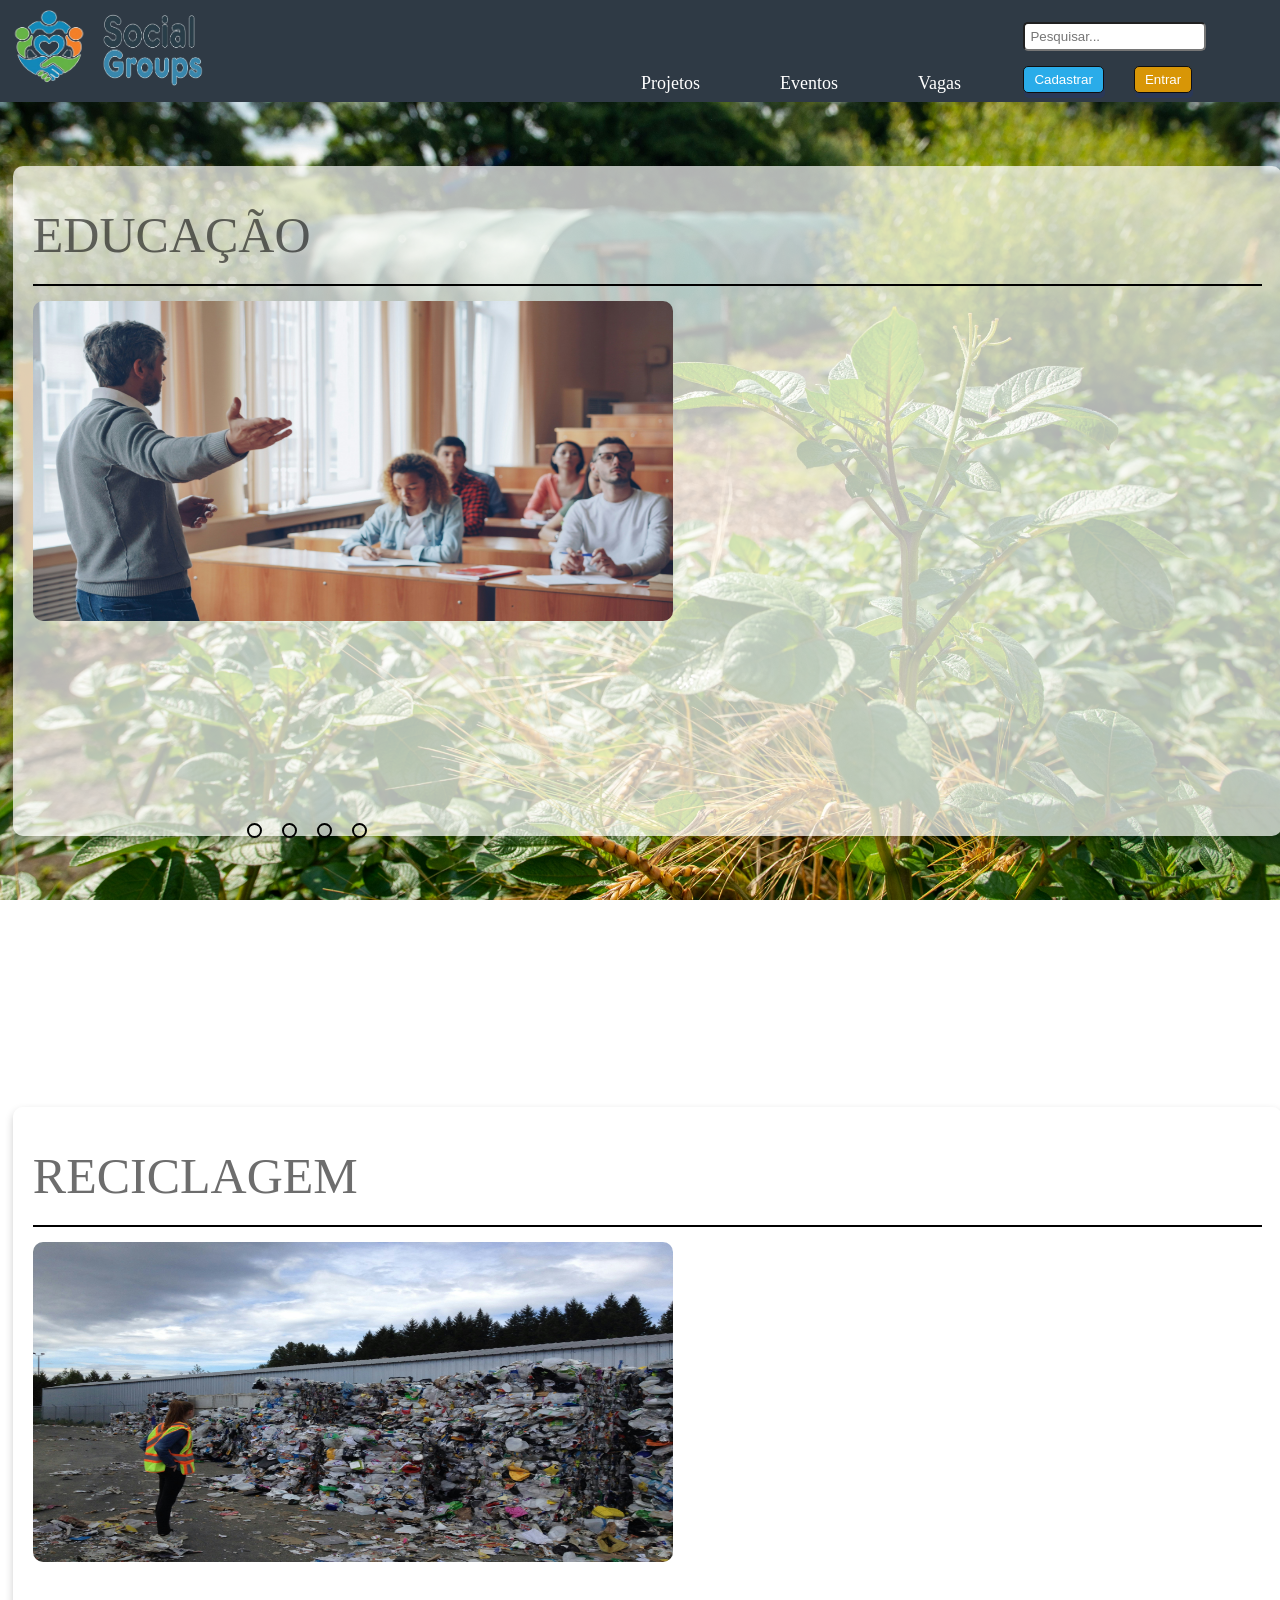
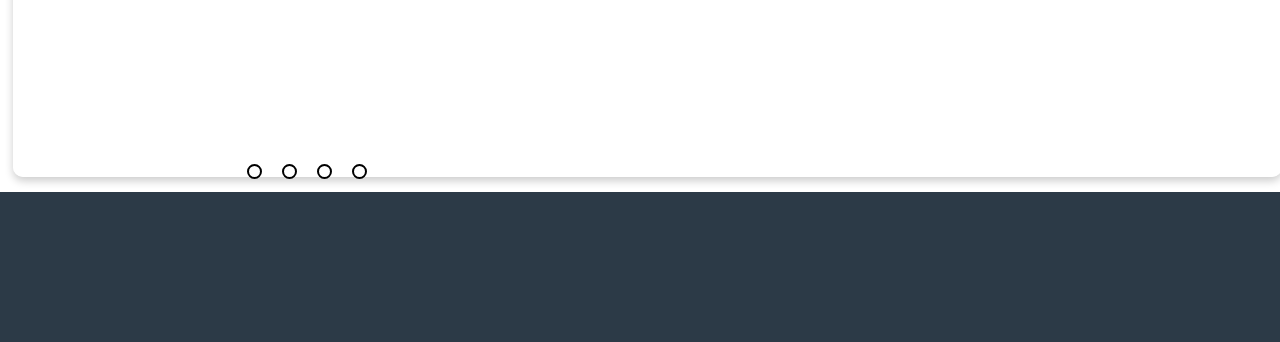
<file: index.html>
<!DOCTYPE html>
<html lang="pt-BR">

<head>

    <meta charset="UTF-8">
    <meta name="viewport" content="width=device-width, initial-scale=1.0">
    <title>SocialGroups - Home</title>
    <link rel="stylesheet" href="css/style.css">
    <link rel="stylesheet" href="https://cdnjs.cloudflare.com/ajax/libs/animate.css/4.1.1/animate.min.css" />
    

</head>

<body>

    <!----------------------------- Header e Nav bar abaixo junto das logos e informações!!!------------------------------------------>

    <header>

        <nav class="topo">

            <img src="imagens/logo com borda.png" height="120px" width="95px" class="logo">
            <img src="imagens/logo escrita.png" height="90px" width="110px" class="logoescrita">

            <div class="informações">
                <ul class="lista">

                    <li><a href="Pages/projetos.html"> Projetos </a></li>
                    <li><a href="Pages/eventos.html"> Eventos </a></li>
                    <li><a href="Pages/vagas.html"> Vagas </a></li>

                </ul>
            </div>

            <div class="menu-mobile">

    <button id="menuBtn" class="menu-btn">
        ☰
    </button>

    <ul id="menuLista" class="menu-lista">
        <li><a href="Pages/projetos.html">Projetos</a></li>
        <li><a href="Pages/eventos.html">Eventos</a></li>
        <li><a href="Pages/vagas.html">Vagas</a></li>
    </ul>

</div>

            <section class="barra-pesquisa">

                <input type="text" placeholder="Pesquisar..." id="pesquisa">

            </section>

            <!----------------------------- Header e Nav bar abaixo junto dos botões------------------------------------------>

            <div class="areaUsuario">

                <button class="Cadastrar" onclick="window.location.href='Pages/Cadastro.html'">Cadastrar</button>
                <button class="Entrar" onclick="window.location.href='Pages/Login.html'">Entrar</button>


            </div>

        </nav>

    </header>

    <!----------------------------- Conteudo Main abaixo junto com os slides!!!------------------------------------------>


    <main>

        <div class="conteudo">

            <p class="brilho"> Educação </p>

            <div id="bordainterna"> </div>



            <!--------radio buttons abaixo----------->

            <!--------Slides abaixo - Educação ----------->

            <div class="slider">


                <div class="Slides">


            <!--------radio buttons abaixo----------->       
            
                <input type="radio" name="radio-btn" id="radio1" checked>
                <input type="radio" name="radio-btn" id="radio2">
                <input type="radio" name="radio-btn" id="radio3">
                <input type="radio" name="radio-btn" id="radio4">


                    <div class="slide first">
                        <img src="imagens/educação slide.jpg" onclick="window.location.href='Pages/Educação.html'">
                    </div>

                    <div class="slide">
                        <img src="imagens/educação slide 2.jpg" onclick="window.location.href='Pages/Educação.html'" >
                    </div>

                    <div class="slide">
                        <img src="imagens/educação slide 3.jpg" onclick="window.location.href='Pages/Educação.html'">
                    </div>

                    <div class="slide">
                        <img src="imagens/educação slide 4.jpg" onclick="window.location.href='Pages/Educação.html'">
                    </div>

                </div>
            </div>

        


            

            <div class="auto-navigation">

                <div class="auto-btn1"></div>
                <div class="auto-btn2"></div>
                <div class="auto-btn3"></div>
                <div class="auto-btn4"></div>

            </div>

        </div>

        <div class="manual-navigation">

            <label for="radio1" class="manual-btn"></label>
            <label for="radio2" class="manual-btn"></label>
            <label for="radio3" class="manual-btn"></label>
            <label for="radio4" class="manual-btn"></label>

        </div>

        </div>
    </div>

            <!--------fim dos Slides acima -Educação----------->



            <!--------começo dos Slides abaixo -Reciclagem----------->
            
                <div class="conteudo2">

            <p class="brilho"> Reciclagem </p>

            <div id="bordainterna"> </div>




            <div class="slider">


                <div class="Slides">


            <!--------radio buttons abaixo----------->       
            
                <input type="radio" name="radio-btn" id="radio5" checked>
                <input type="radio" name="radio-btn" id="radio6">
                <input type="radio" name="radio-btn" id="radio7">
                <input type="radio" name="radio-btn" id="radio8">


                    <div class="slide first">
                        <img src="imagens/reciclagem 1.jpg" onclick="window.location.href='../Pages/Reciclagem.html'">
                    </div>

                    <div class="slide">
                        <img src="imagens/reciclagem 2.jpg" onclick="window.location.href='../Pages/Reciclagem.html'">
                    </div>

                    <div class="slide">
                        <img src="imagens/reciclagem 3.jpg" onclick="window.location.href='../Pages/Reciclagem.html'">
                    </div>

                    <div class="slide">
                        <img src="imagens/reciclagem 4.jpg" onclick="window.location.href='../Pages/Reciclagem.html'">
                    </div>

                </div>
            </div>

        


            

            <div class="auto-navigation">

                <div class="auto-btn1"></div>
                <div class="auto-btn2"></div>
                <div class="auto-btn3"></div>
                <div class="auto-btn4"></div>

            </div>

        </div>

        <div class="manual-navigation2">

            <label for="radio5" class="manual-btn"></label>
            <label for="radio6" class="manual-btn"></label>
            <label for="radio7" class="manual-btn"></label>
            <label for="radio8" class="manual-btn"></label>

        </div>

        </div>
    </div>

    </main>


 <footer  ></footer>

    <script src="js/script.js"></script>

</body>

</html>
</file>
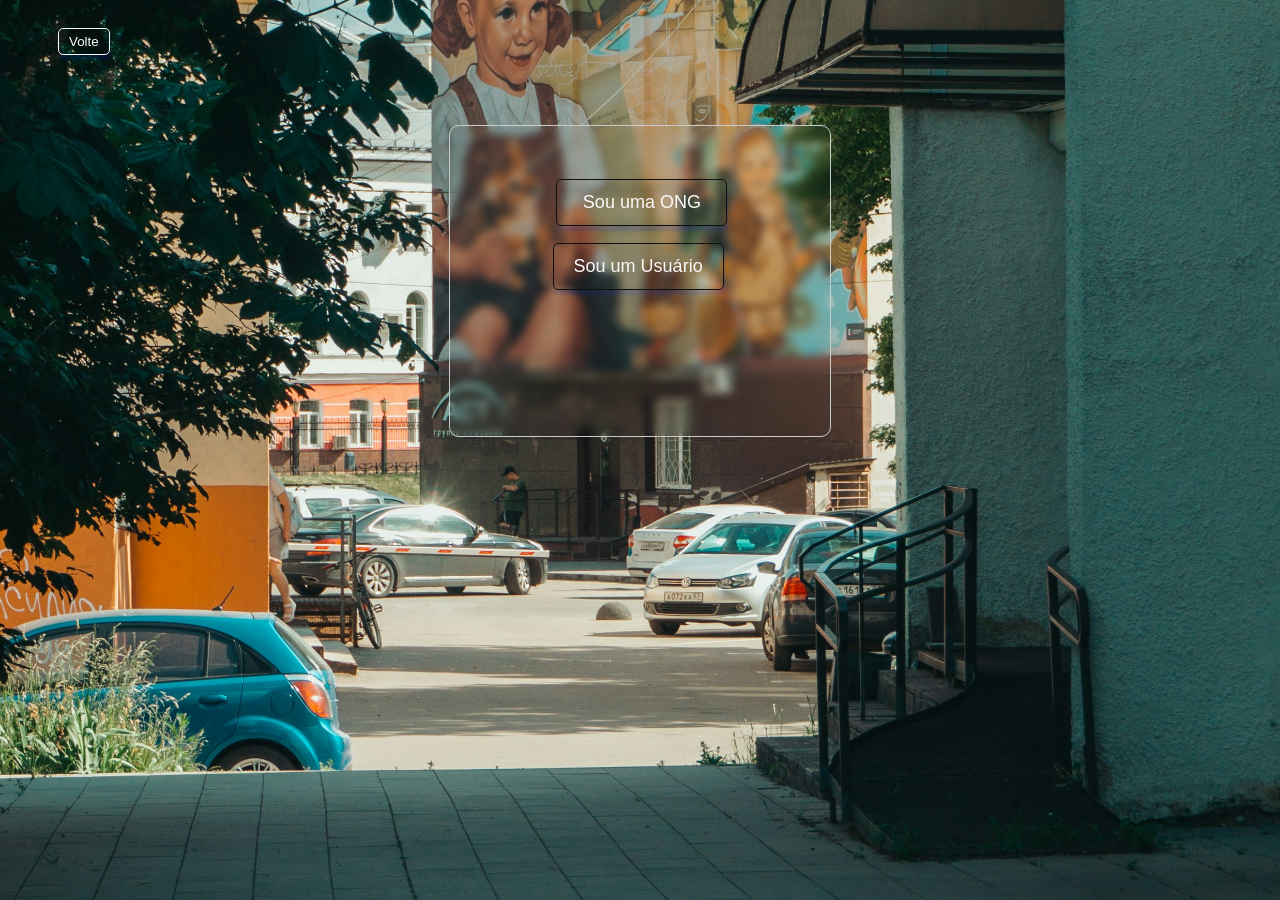
<file: Pages/Cadastro.html>
<!DOCTYPE html>
<html lang="pt-br">

<head>
    <meta charset="UTF-8">
    <meta name="viewport" content="width=device-width, initial-scale=1.0">
    <title>Cadastro</title>
    <link rel="stylesheet" href="../css/Cadastro.css">
</head>

<body>

    <main>

        <button class="voltar" id="volte" onclick="window.location.href='../index.html'">Volte</button>

        <!----------------------------- Conteudo Main abaixo!!!------------------------------------------>

        <div class="selecao">

            <div id="menuInicial">

                <button class="ONG" onclick="mostrarFormulario('ong')">
                    Sou uma ONG
                </button>

                <button class="Usuario" onclick="mostrarFormulario('usuario')">
                    Sou um Usuário
                </button>

            </div>

        </div>

        <!----------------------------- Cadastro ONG abaixo------------------------------------------>

        <div id="formOng" class="formulario oculto">
            <h2>Cadastro ONG</h2>

            <button onclick="voltar()" class="voltarONG">← Voltar</button>

            <form>
                <input type="text" id="ongNome" placeholder="Nome da ONG" required>
                <input type="text" id="ongCnpj" placeholder="CNPJ" required>
                <input type="email" id="ongEmail" placeholder="E-mail" required>
                <input type="password" id="ongSenha" placeholder="Senha" required>
                <input type="button" value="Cadastrar" onclick="cadastrarONG()" class="cadastrarONG">
            </form>

        </div>



        <!----------------------------- Cadastro Usuario abaixo------------------------------------------>
        <div id="formUsuario" class="formulario oculto">
            <h2>Cadastro Usuário</h2>

            <button onclick="voltar()" class="voltarUsuario" id="volte">← Voltar</button>


            <form>
                <input type="text" id="userNome" placeholder="Nome" required>
                <input type="date" id="userNascimento">
                <input type="email" id="userEmail" placeholder="E-mail" required>
                <input type="password" id="userSenha" placeholder="Senha" required>
                <input type="button" value="Cadastrar" onclick="cadastrarUsuario()" class="cadastrarUsuario">
            </form>
        </div>





    </main>

    <script src="../js/Cadastros.js"></script>
</body>

</html>
</file>
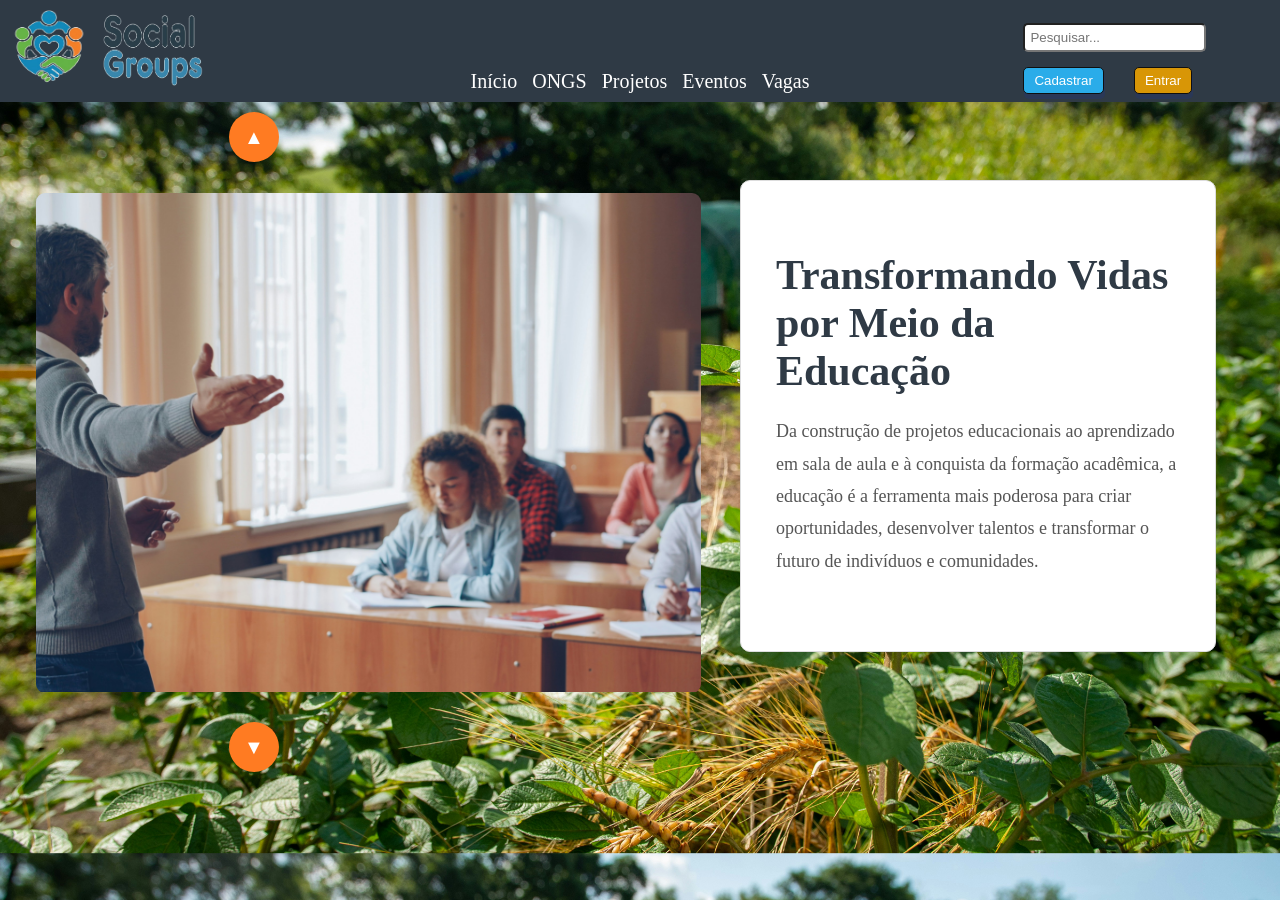
<file: Pages/Educação.html>
<!DOCTYPE html>
<html lang="pt-br">

<head>
    <meta charset="UTF-8">
    <meta name="viewport" content="width=device-width, initial-scale=1.0">
    <title>Educação</title>
    <link rel="stylesheet" href="../css/educação.css">
    <link rel="stylesheet" href="https://cdnjs.cloudflare.com/ajax/libs/animate.css/4.1.1/animate.min.css" />
</head>

<body>


    <!----------------------------- Header e Nav bar abaixo junto das logos e informações!!!------------------------------------------>

    <header>

        <nav class="topo">

            <img src="../imagens/logo com borda.png" height="120px" width="95px" class="logo">
            <img src="../imagens/logo escrita.png" height="90px" width="110px" class="logoescrita">

            <div class="informações">
                <ul class="lista">
                    <li><a href="../index.html"> Início </a></li>
                    <li><a href="../Pages/ongs.html"> ONGS </a></li>
                    <li><a href="../Pages/projetos.html"> Projetos </a></li>
                    <li><a href="../Pages/eventos.html"> Eventos </a></li>
                    <li><a href="../Pages/vagas.html"> Vagas </a></li>

                </ul>
            </div>

            <div class="menu-mobile">

                <button id="menuBtn" class="menu-btn">
                    ☰
                </button>

                <ul id="menuLista" class="menu-lista">
                    <li><a href="../index.html"> Início </a></li>
                    <li><a href="ongs.html">ONGs</a></li>
                    <li><a href="projetos.html">Projetos</a></li>
                    <li><a href="eventos.html">Eventos</a></li>
                    <li><a href="vagas.html">Vagas</a></li>
                </ul>

            </div>

            <section class="barra-pesquisa">

                <input type="text" placeholder="Pesquisar..." id="pesquisa">

            </section>

            <!----------------------------- Header e Nav bar abaixo junto dos botões------------------------------------------>

            <div class="areaUsuario">

                <button class="Cadastrar" onclick="window.location.href='Cadastro.html'">Cadastrar</button>
                <button class="Entrar" onclick="window.location.href='Login.html'">Entrar</button>


            </div>

        </nav>

    </header>

    <main>

        <section class="pagina-noticia">

            <div class="carrossel-container">

               

                <div class="carrossel-vertical">

                    <div class="slide ativo">
                        <img src="../imagens/educação slide.jpg" alt="">
                    </div>

                    <div class="slide">
                        <img src="../imagens/educação slide 2.jpg" alt="">
                    </div>

                    <div class="slide">
                        <img src="../imagens/educação slide 3.jpg" alt="">
                    </div>

                    <div class="slide">
                        <img src="../imagens/educação slide 4.jpg" alt="">
                    </div>

                </div>
                <!-- Desktop -->
                <div class="botoes-desktop">
                    <button class="seta" id="btn-up">▲</button>
                    <button class="seta" id="btn-down">▼</button>
                </div>

                <!-- Mobile -->
                <div class="botoes-mobile">
                    <button class="seta" id="btn-left">◀</button>
                    <button class="seta" id="btn-right">▶</button>
                </div>

            </div>


            <div class="conteudo-noticia">

                <h1 id="tituloNoticia">
                    Projeto de Reciclagem
                </h1>

                <p id="descricaoNoticia">
                    Descrição da notícia aparecerá aqui.
                </p>

            </div>

        </section>

    </main>





    <script src="../js/Educação.js"></script>
</body>

</html>
</file>
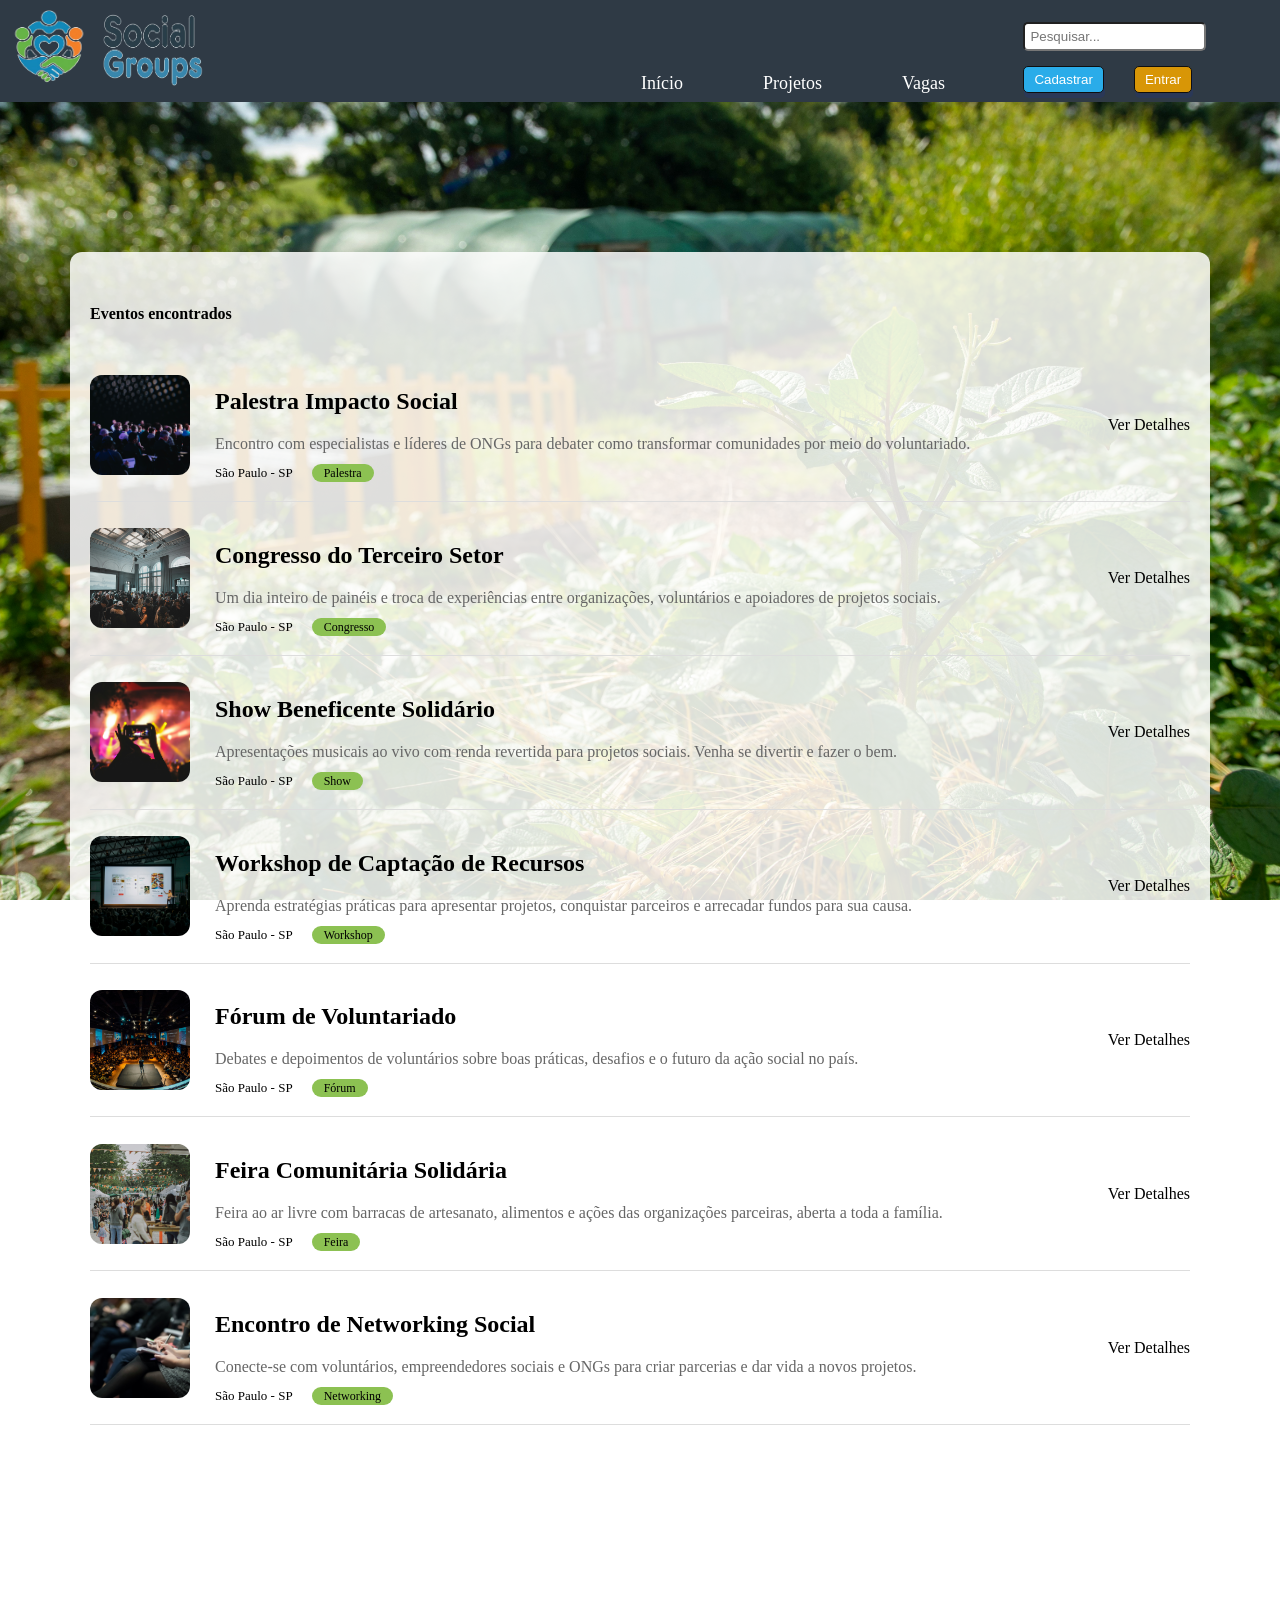
<file: Pages/eventos.html>
<!DOCTYPE html>
<html lang="pt-BR">

<head>

  <meta charset="UTF-8">
  <meta name="viewport" content="width=device-width, initial-scale=1.0">
  <title>SocialGroups - Eventos</title>
  <link rel="stylesheet" href="../css/eventos.css">
  <link rel="stylesheet" href="https://cdnjs.cloudflare.com/ajax/libs/animate.css/4.1.1/animate.min.css" />

</head>

<body>

  <!----------------------------- Header e Nav bar abaixo junto das logos e informações!!!------------------------------------------>

  <header>

    <nav class="topo">

      <div class="menu-mobile">

        <button id="menuBtn" class="menu-btn">
          ☰
        </button>

        <ul id="menuLista" class="menu-lista">
          <li><a href="../index.html">Início</a></li>
          <li><a href="../Pages/projetos.html">Projetos</a></li>
          <li><a href="../Pages/vagas.html">Vagas</a></li>
        </ul>

      </div>

      <img src="../imagens/logo com borda.png" height="120px" width="95px" class="logo">
      <img src="../imagens/logo escrita.png" height="90px" width="110px" class="logoescrita">

      <div class="informações">
        <ul class="lista">

          <li><a href="../index.html"> Início </a></li>
          <li><a href="projetos.html"> Projetos </a></li>
          <li><a href="../Pages/vagas.html">Vagas</a></li>

        </ul>
      </div>

      <section class="barra-pesquisa">

        <input type="text" placeholder="Pesquisar..." id="pesquisa">

      </section>

      <!----------------------------- Header e Nav bar abaixo junto dos botões------------------------------------------>

      <div class="areaUsuario">

        <button class="Cadastrar" onclick="window.location.href='../Pages/Cadastro.html'">Cadastrar</button>
        <button class="Entrar" onclick="window.location.href='../Pages/Login.html'">Entrar</button>


      </div>

    </nav>

  </header>

  <main>
    <h2 class="contagem">Eventos encontrados</h2>

    <div class="vaga">
      <img src="../imagens/evento_1.jpg" alt="Plateia assistindo a uma palestra em auditório">
      <div class="texto">
        <h2>Palestra Impacto Social</h2>
        <p>Encontro com especialistas e líderes de ONGs para debater como transformar comunidades por meio do
          voluntariado.</p>
        <span class="local">São Paulo - SP</span>
        <span class="categoria">Palestra</span>
      </div>
      <a class="botao azul" href="#">Ver Detalhes</a>
    </div>

    <div class="vaga">
      <img src="../imagens/evento_2.jpg" alt="Grande salão lotado durante um congresso">
      <div class="texto">
        <h2>Congresso do Terceiro Setor</h2>
        <p>Um dia inteiro de painéis e troca de experiências entre organizações, voluntários e apoiadores de projetos
          sociais.</p>
        <span class="local">São Paulo - SP</span>
        <span class="categoria">Congresso</span>
      </div>
      <a class="botao azul" href="#">Ver Detalhes</a>
    </div>

    <div class="vaga">
      <img src="../imagens/evento_3.jpg" alt="Pessoa filmando um show com luzes coloridas">
      <div class="texto">
        <h2>Show Beneficente Solidário</h2>
        <p>Apresentações musicais ao vivo com renda revertida para projetos sociais. Venha se divertir e fazer o bem.
        </p>
        <span class="local">São Paulo - SP</span>
        <span class="categoria">Show</span>
      </div>
      <a class="botao azul" href="#">Ver Detalhes</a>
    </div>

    <div class="vaga">
      <img src="../imagens/evento_4.jpg" alt="Apresentação em telão para uma plateia">
      <div class="texto">
        <h2>Workshop de Captação de Recursos</h2>
        <p>Aprenda estratégias práticas para apresentar projetos, conquistar parceiros e arrecadar fundos para sua
          causa.</p>
        <span class="local">São Paulo - SP</span>
        <span class="categoria">Workshop</span>
      </div>
      <a class="botao azul" href="#">Ver Detalhes</a>
    </div>

    <div class="vaga">
      <img src="../imagens/evento_5.jpg" alt="Auditório com palco e plateia em formato de arena">
      <div class="texto">
        <h2>Fórum de Voluntariado</h2>
        <p>Debates e depoimentos de voluntários sobre boas práticas, desafios e o futuro da ação social no país.</p>
        <span class="local">São Paulo - SP</span>
        <span class="categoria">Fórum</span>
      </div>
      <a class="botao azul" href="#">Ver Detalhes</a>
    </div>

    <div class="vaga">
      <img src="../imagens/evento_6.jpg" alt="Pessoas reunidas em feira ao ar livre">
      <div class="texto">
        <h2>Feira Comunitária Solidária</h2>
        <p>Feira ao ar livre com barracas de artesanato, alimentos e ações das organizações parceiras, aberta a toda a
          família.</p>
        <span class="local">São Paulo - SP</span>
        <span class="categoria">Feira</span>
      </div>
      <a class="botao azul" href="#">Ver Detalhes</a>
    </div>

    <div class="vaga">
      <img src="../imagens/evento_7.jpg" alt="Participantes sentados usando celulares e cadernos">
      <div class="texto">
        <h2>Encontro de Networking Social</h2>
        <p>Conecte-se com voluntários, empreendedores sociais e ONGs para criar parcerias e dar vida a novos projetos.
        </p>
        <span class="local">São Paulo - SP</span>
        <span class="categoria">Networking</span>
      </div>
      <a class="botao azul" href="#">Ver Detalhes</a>
    </div>

  </main>

  <footer></footer>

  <script src="../js/script.js"></script>

</body>

</html>
</file>
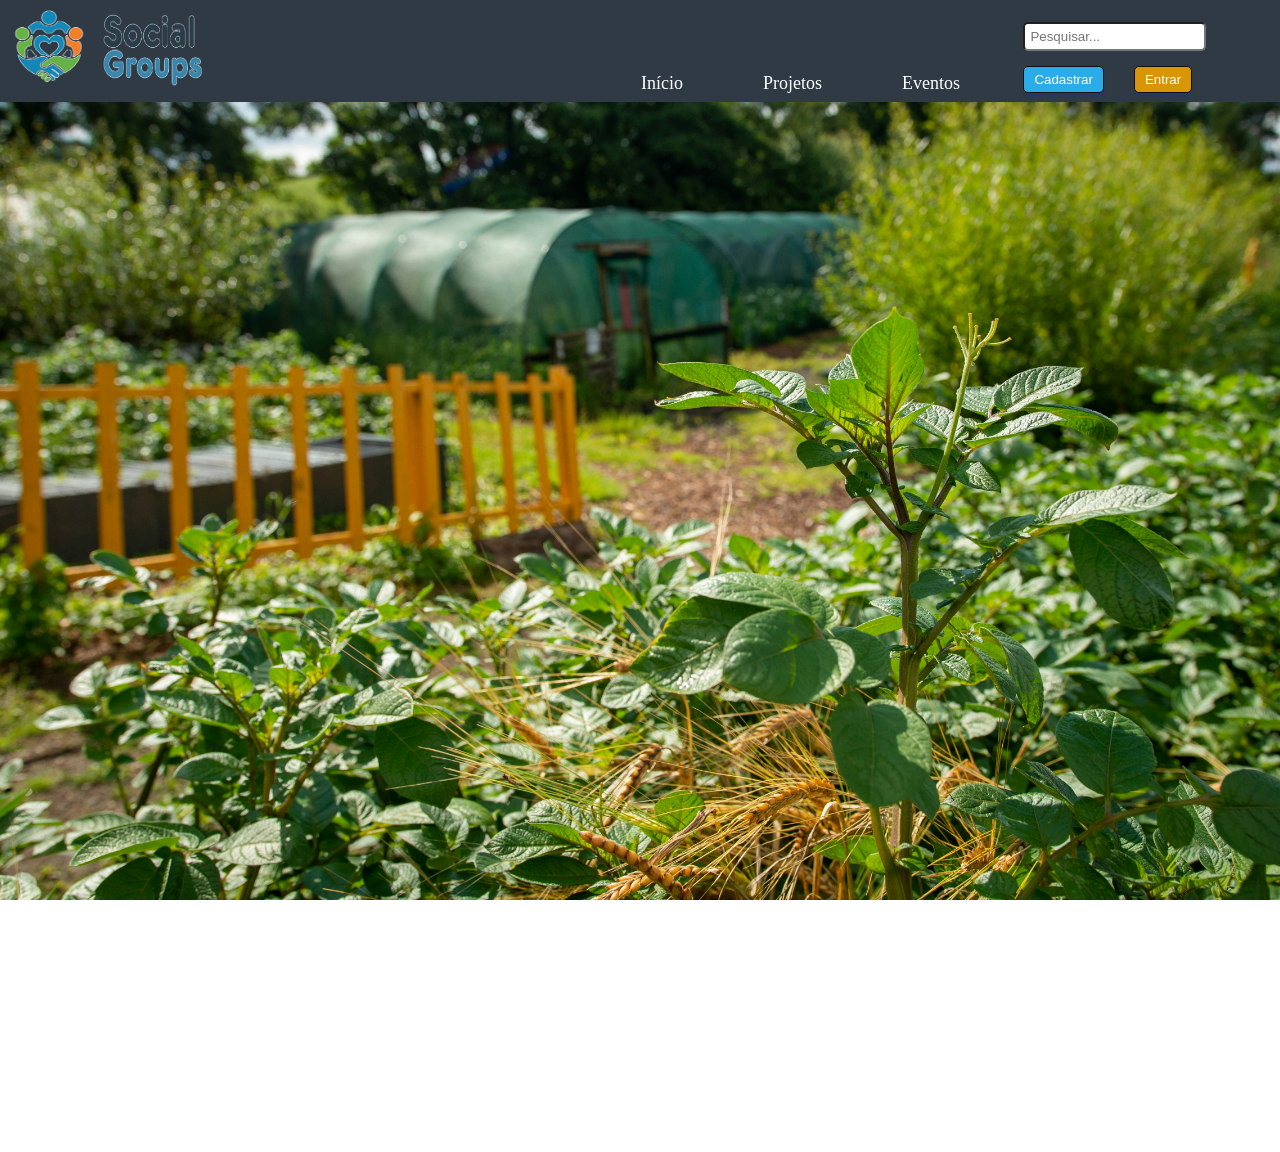
<file: Pages/ongs.html>
<!DOCTYPE html>
<html lang="pt-BR">

<head>

    <meta charset="UTF-8">
    <meta name="viewport" content="width=device-width, initial-scale=1.0">
    <title>SocialGroups - Home</title>
    <link rel="stylesheet" href="../css/style.css">
    <link rel="stylesheet" href="https://cdnjs.cloudflare.com/ajax/libs/animate.css/4.1.1/animate.min.css" />

</head>

<body>

<!----------------------------- Header e Nav bar abaixo junto das logos e informações!!!------------------------------------------>

<header>

<nav class="topo">

    <img src="../imagens/logo com borda.png" height="120px" width="95px" class="logo">
    <img src="../imagens/logo escrita.png" height="90px" width="110px" class="logoescrita">

<div class="informações">
<ul class="lista">

<li><a href="../index.html"> Início </a></li>
<li><a href="projetos.html"> Projetos </a></li>
<li><a href="eventos.html"> Eventos </a></li>
<li><a href="vagas.html"> Vagas </a></li>

</ul>
</div>

<section class="barra-pesquisa">

<input type="text" placeholder="Pesquisar..." id="pesquisa">

</section>

<!----------------------------- Header e Nav bar abaixo junto dos botões------------------------------------------>

<div class="areaUsuario">

                <button class="Cadastrar" onclick="window.location.href='../Pages/Cadastro.html'">Cadastrar</button>
                <button class="Entrar" onclick="window.location.href='../Pages/Login.html'">Entrar</button>

</div>                

</nav>

</header>

<!----------------------------- Conteudo Main abaixo!!!------------------------------------------>


<main>


</main>

<script src="../js/script.js"></script>

</body>

</html>
</file>
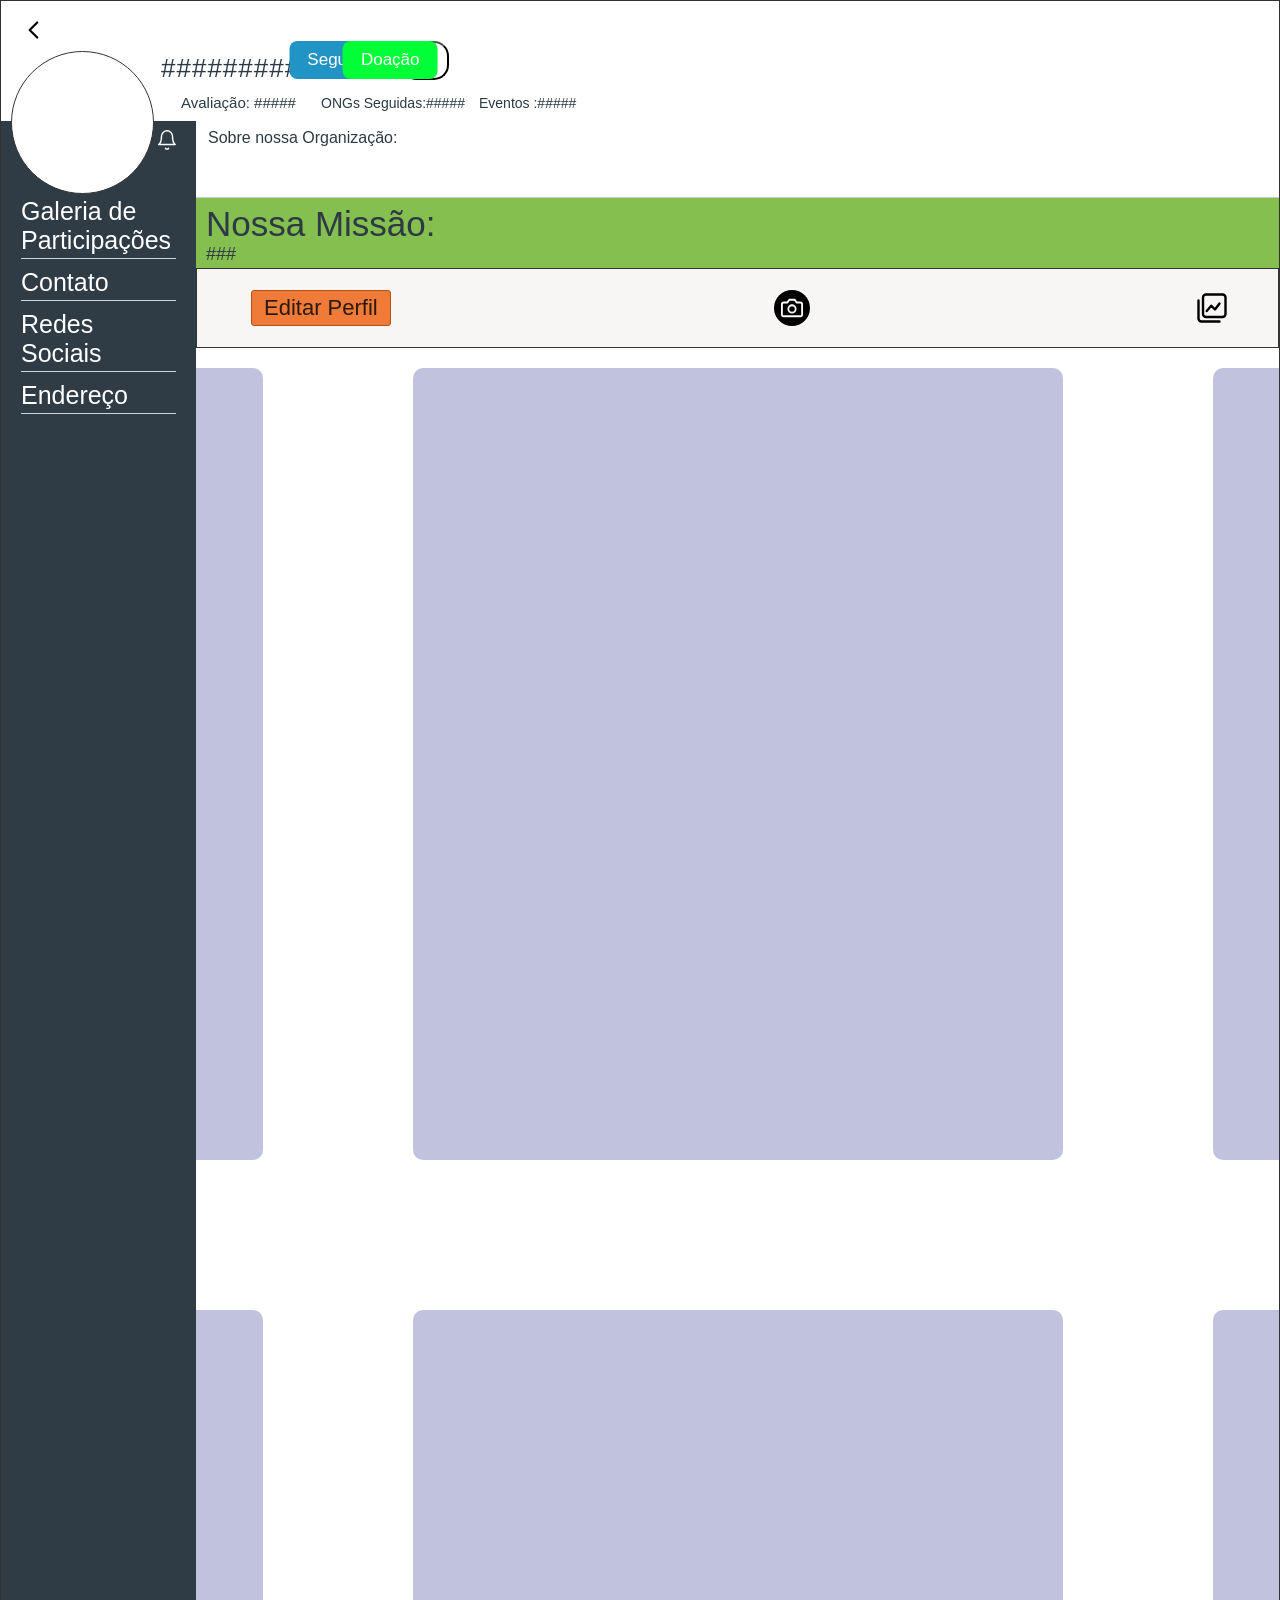
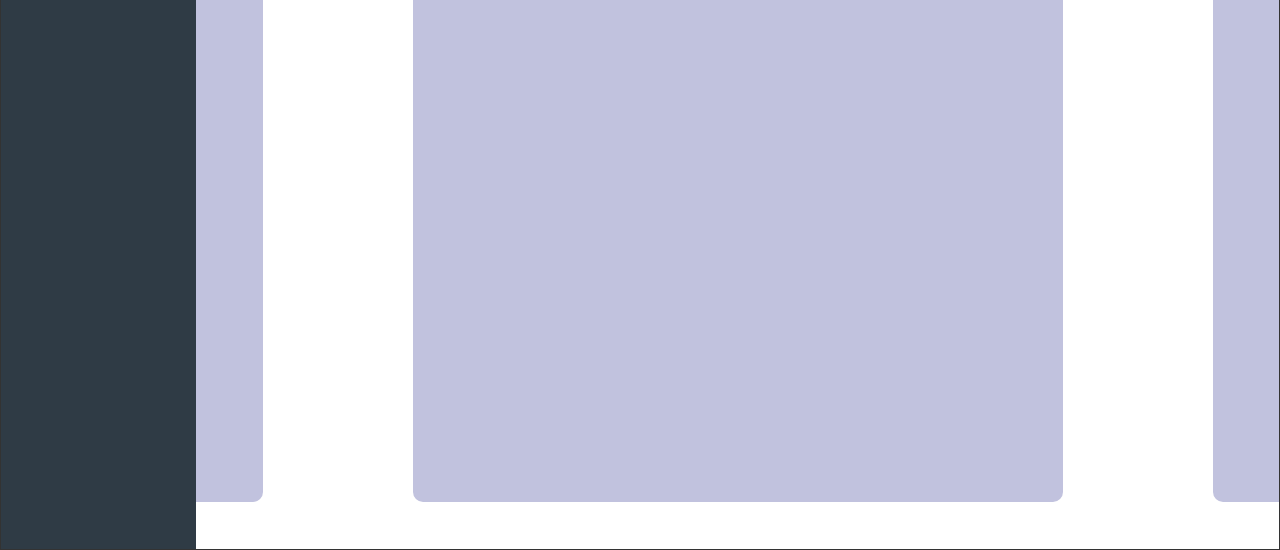
<file: Pages/PerfilOng.html>
</html>

<!DOCTYPE html>
<html lang="pt-BR">


<head>
    <meta charset="UTF-8">
    <meta name="viewport" content="width=device-width, initial-scale=1">
    <title>Perfil do Usuário</title>
    <link rel="stylesheet" href="../css/PerfilOng.css">
</head>



<body>

    <div class="perfil">

        <!-- Cabeçalho -->
        <header class="topo">


    <button onclick="logout()" id="btnLimpar" class="sair"> Sair </button>

            <button class="btn-icone btn-voltar" aria-label="Voltar" onclick="window.location.href='../index.html'">
                <svg viewBox="0 0 24 24" fill="none" stroke="currentColor" stroke-width="2" stroke-linecap="round"
                    stroke-linejoin="round">
                    <path d="M15 5l-7 7 7 7" />
                </svg>
            </button>



            <div class="avatar-wrap">
                <button class="avatar" id="avatarBtn" aria-label="Alterar foto de perfil"
                    title="Clique para alterar a foto">
                    <span id="avatarConteudo">

                    </span>
                </button>
            </div>

            <h1 class="nome" id="nomeUsuario()">#########</h1>
            <div class="avaliacao">Avaliação: #####</div>

            <button class="btn-seguir" id="btnSeguir">Seguir</button>

            <button class="doar">Doação</button>

            <div class="estatisticas">
                <span>ONGs Seguidas:#####</span>
                <span>Eventos :#####</span>
            </div>
        </header>

        <!-- Corpo -->
        <div class="corpo">
            <aside class="lateral">
                <button class="lateral-toggle" id="lateralToggle" aria-expanded="false">☰ Menu</button>
                <svg class="sino" viewBox="0 0 24 24" fill="none" stroke="currentColor" stroke-width="1.6"
                    stroke-linecap="round" stroke-linejoin="round">
                    <path d="M18 8a6 6 0 10-12 0c0 7-3 9-3 9h18s-3-2-3-9" />
                    <path d="M13.7 21a2 2 0 01-3.4 0" />
                </svg>
                <nav>
                    <a href="#">Galeria de Participações </a>
                    <a href="#">Contato </a>
                    <a href="#">Redes Sociais </a>
                    <a href="#">Endereço </a>
                </nav>
            </aside>

            <main class="principal">
                <section class="sobre">
                    <span>Sobre nossa Organização:</span>
                </section>

                <section class="interesses">
                    <strong>Nossa Missão:</strong>
                    <small>###</small>
                </section>

                <section class="barra">
                    <button class="btn-editar">Editar Perfil</button>
                    <button class="btn-camera" id="cameraBtn" aria-label="Trocar foto de perfil"
                        title="Trocar foto de perfil">
                        <svg viewBox="0 0 24 24" fill="none" stroke="currentColor" stroke-width="2"
                            stroke-linecap="round" stroke-linejoin="round">
                            <path d="M23 19a2 2 0 01-2 2H3a2 2 0 01-2-2V8a2 2 0 012-2h4l2-3h6l2 3h4a2 2 0 012 2z" />
                            <circle cx="12" cy="13" r="4" />
                        </svg>
                    </button>
                    <button class="btn-galeria" aria-label="Galeria">
                        <svg viewBox="0 0 24 24" fill="none" stroke="currentColor" stroke-width="1.6"
                            stroke-linecap="round" stroke-linejoin="round">
                            <rect x="6" y="3" width="15" height="15" rx="2" />
                            <path d="M3 7v12a2 2 0 002 2h12" />
                            <path d="M8.5 14l3-3.5 2.5 2.5 3-4" />
                        </svg>
                    </button>
                </section>

                <section class="grade" id="grade"></section>
            </main>
        </div>
    </div>

    <input type="file" id="inputFoto" accept="image/*" hidden>

    <script src="../js/perfilUser.js"></script>
    <script> function logout(){ localStorage.removeItem("logado"); window.location.href = "../index.html";} </script>
</body>

</html>
</file>
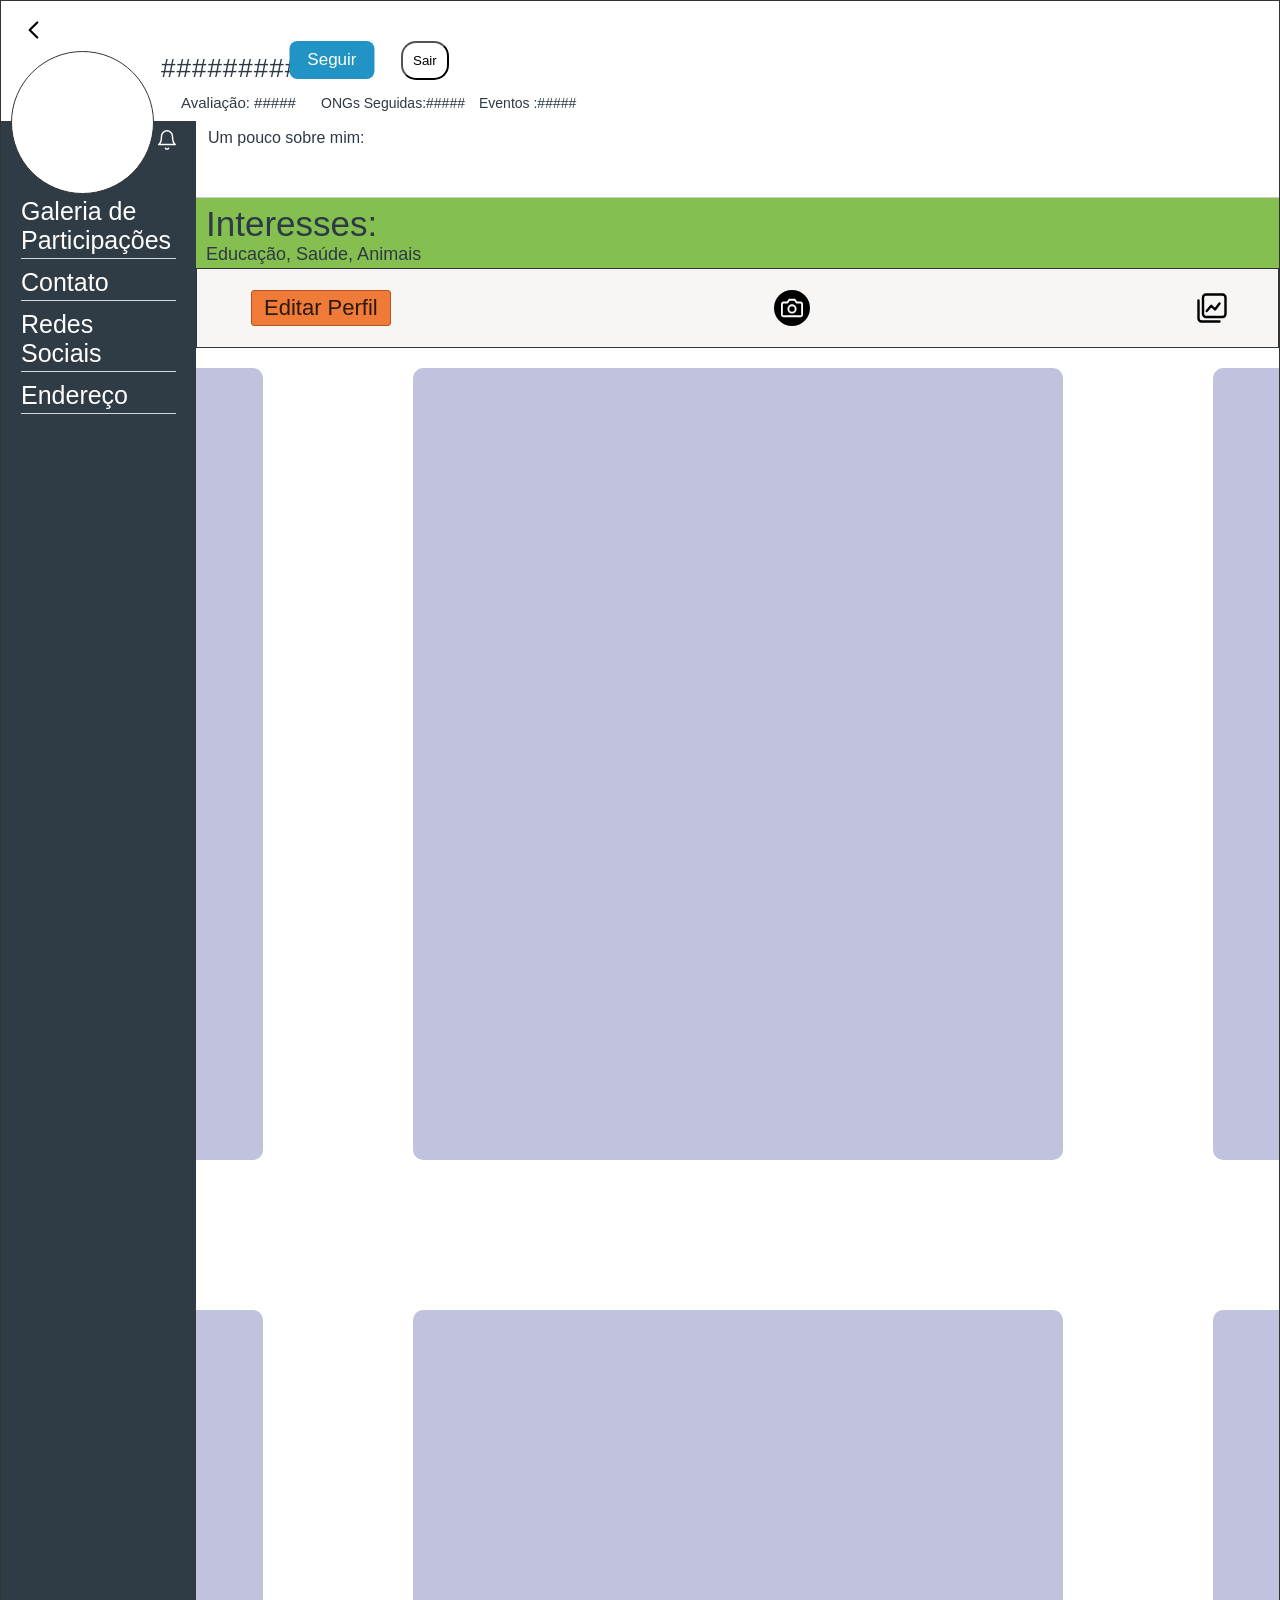
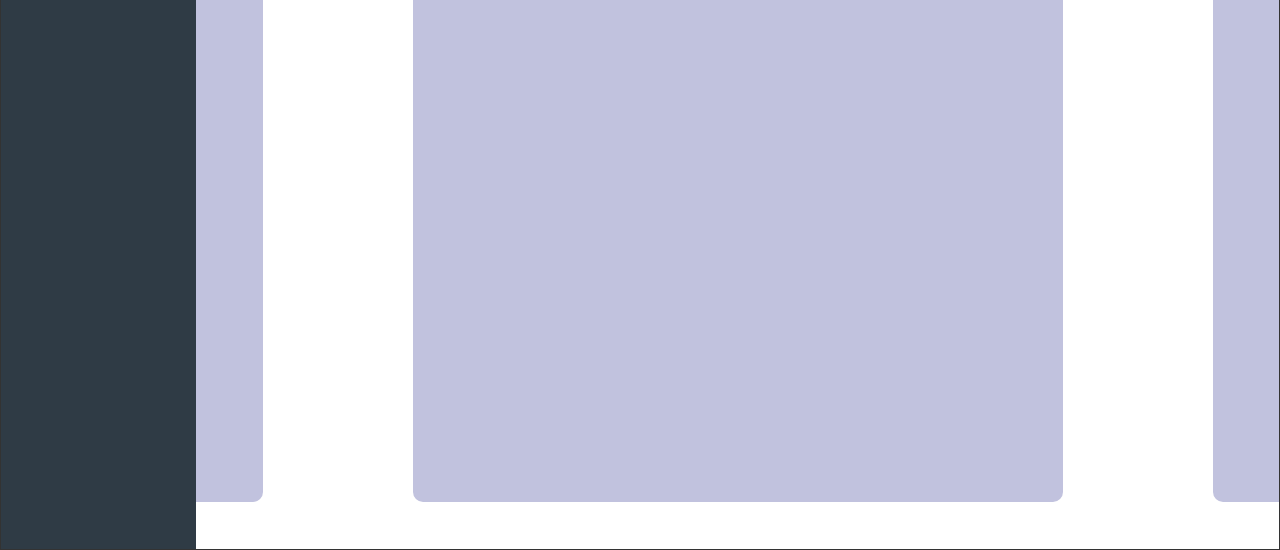
<file: Pages/PerfilUser.html>
</html>

<!DOCTYPE html>
<html lang="pt-BR">


<head>
    <meta charset="UTF-8">
    <meta name="viewport" content="width=device-width, initial-scale=1">
    <title>Perfil do Usuário</title>
    <link rel="stylesheet" href="../css/PerfilUser.css">
</head>



<body>

    <div class="perfil">

        <!-- Cabeçalho -->
        <header class="topo">


    <button onclick="logout()" id="btnLimpar" class="sair"> Sair </button>

            <button class="btn-icone btn-voltar" aria-label="Voltar" onclick="window.location.href='../index.html'">
                <svg viewBox="0 0 24 24" fill="none" stroke="currentColor" stroke-width="2" stroke-linecap="round"
                    stroke-linejoin="round">
                    <path d="M15 5l-7 7 7 7" />
                </svg>
            </button>

            <div class="avatar-wrap">
                <button class="avatar" id="avatarBtn" aria-label="Alterar foto de perfil"
                    title="Clique para alterar a foto">
                    <span id="avatarConteudo">

                    </span>
                </button>
            </div>

            <h1 class="nome" id="nomeUsuario()">#########</h1>
            <div class="avaliacao">Avaliação: #####</div>

            <button class="btn-seguir" id="btnSeguir">Seguir</button>

            <div class="estatisticas">
                <span>ONGs Seguidas:#####</span>
                <span>Eventos :#####</span>
            </div>
        </header>

        <!-- Corpo -->
        <div class="corpo">
            <aside class="lateral">
                <button class="lateral-toggle" id="lateralToggle" aria-expanded="false">☰ Menu</button>
                <svg class="sino" viewBox="0 0 24 24" fill="none" stroke="currentColor" stroke-width="1.6"
                    stroke-linecap="round" stroke-linejoin="round">
                    <path d="M18 8a6 6 0 10-12 0c0 7-3 9-3 9h18s-3-2-3-9" />
                    <path d="M13.7 21a2 2 0 01-3.4 0" />
                </svg>
                <nav>
                    <a href="#">Galeria de Participações </a>
                    <a href="#">Contato </a>
                    <a href="#">Redes Sociais </a>
                    <a href="#">Endereço </a>
                </nav>
            </aside>

            <main class="principal">
                <section class="sobre">
                    <span>Um pouco sobre mim:</span>
                </section>

                <section class="interesses">
                    <strong>Interesses:</strong>
                    <small>Educação, Saúde, Animais</small>
                </section>

                <section class="barra">
                    <button class="btn-editar">Editar Perfil</button>
                    <button class="btn-camera" id="cameraBtn" aria-label="Trocar foto de perfil"
                        title="Trocar foto de perfil">
                        <svg viewBox="0 0 24 24" fill="none" stroke="currentColor" stroke-width="2"
                            stroke-linecap="round" stroke-linejoin="round">
                            <path d="M23 19a2 2 0 01-2 2H3a2 2 0 01-2-2V8a2 2 0 012-2h4l2-3h6l2 3h4a2 2 0 012 2z" />
                            <circle cx="12" cy="13" r="4" />
                        </svg>
                    </button>
                    <button class="btn-galeria" aria-label="Galeria">
                        <svg viewBox="0 0 24 24" fill="none" stroke="currentColor" stroke-width="1.6"
                            stroke-linecap="round" stroke-linejoin="round">
                            <rect x="6" y="3" width="15" height="15" rx="2" />
                            <path d="M3 7v12a2 2 0 002 2h12" />
                            <path d="M8.5 14l3-3.5 2.5 2.5 3-4" />
                        </svg>
                    </button>
                </section>

                <section class="grade" id="grade"></section>
            </main>
        </div>
    </div>

    <input type="file" id="inputFoto" accept="image/*" hidden>

    <script src="../js/perfilUser.js"></script>
    <script> function logout(){ localStorage.removeItem("logado"); window.location.href = "../index.html";} </script>
</body>

</html>
</file>
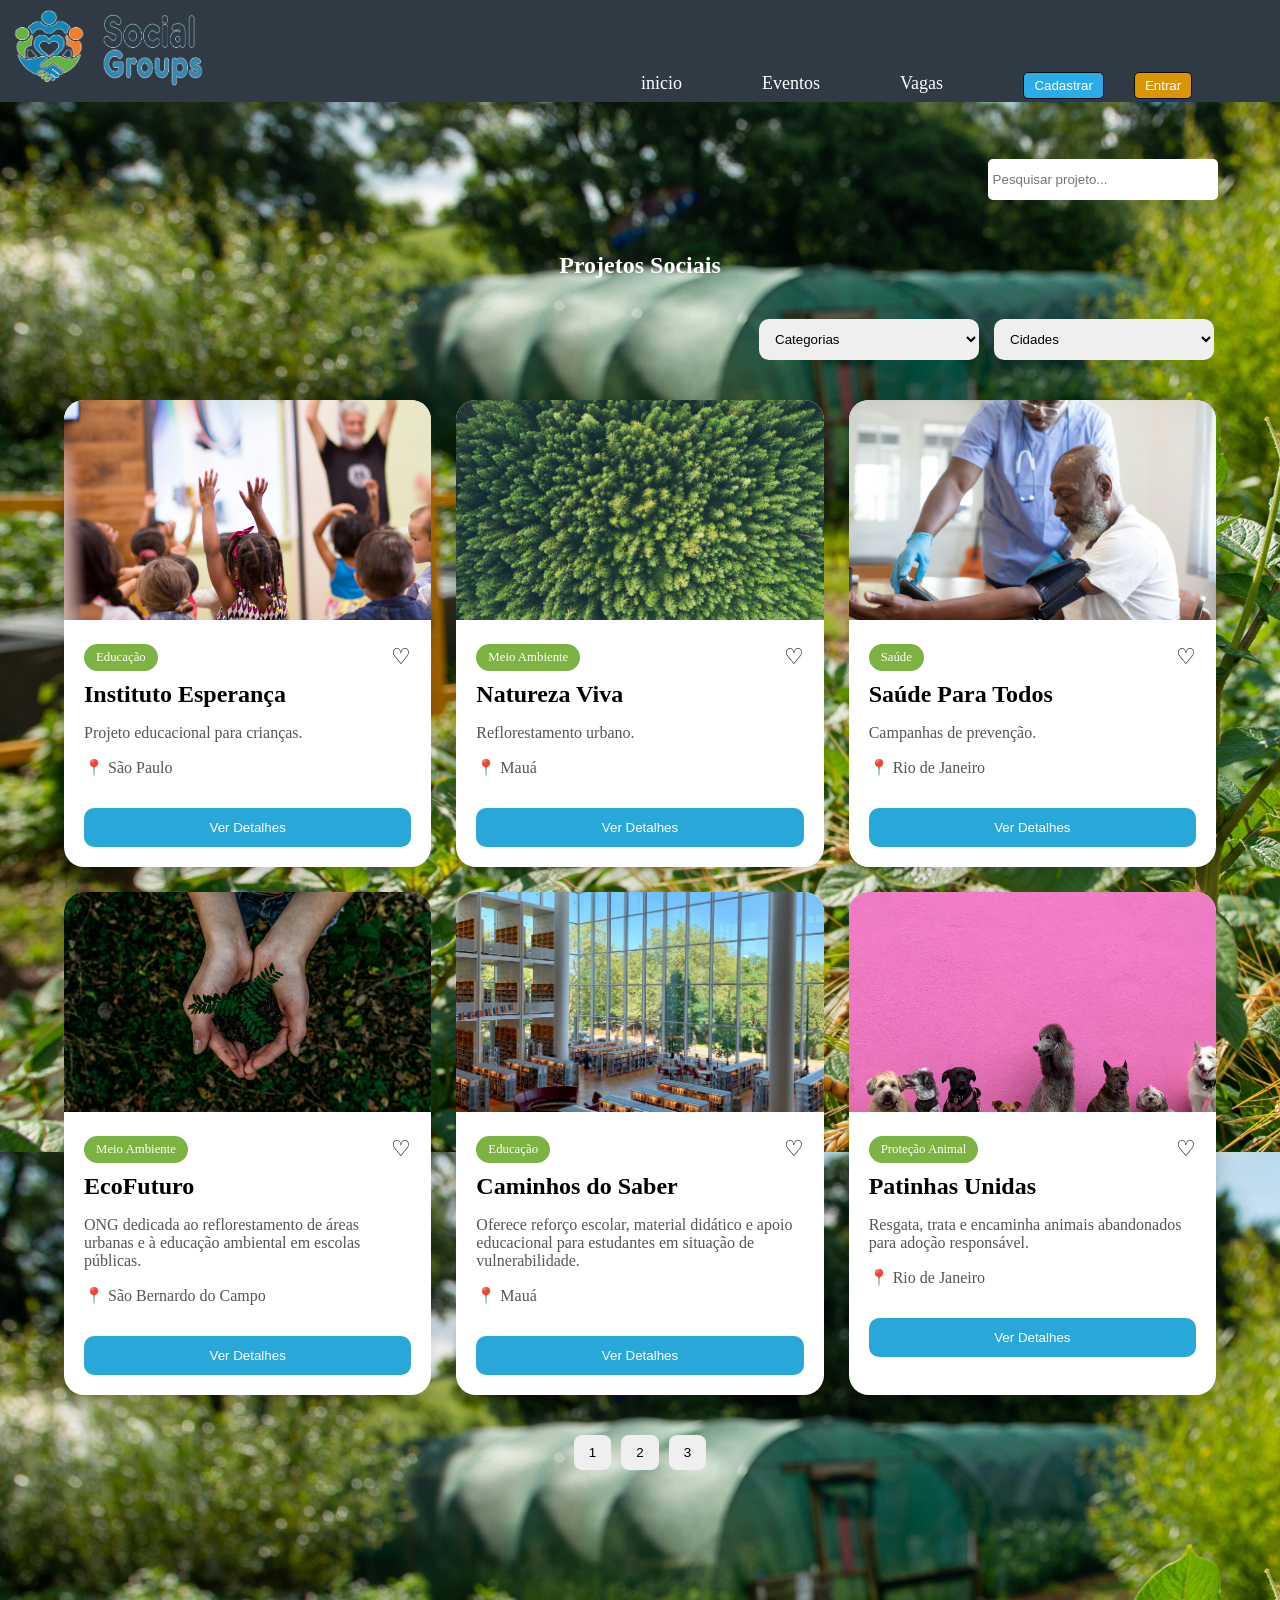
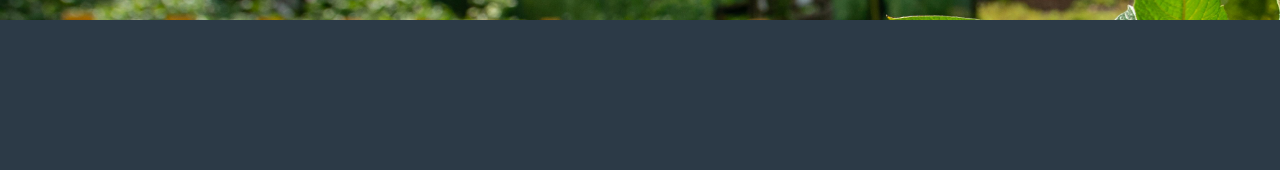
<file: Pages/projetos.html>
<!DOCTYPE html>
<html lang="pt-BR">

<head>

    <meta charset="UTF-8">
    <meta name="viewport" content="width=device-width, initial-scale=1.0">
    <title>Projetos</title>
    <link rel="stylesheet" href="../css/projeto.css">
    <link rel="stylesheet" href="https://cdnjs.cloudflare.com/ajax/libs/animate.css/4.1.1/animate.min.css" />

</head>

<body>

    <!----------------------------- Header e Nav bar abaixo junto das logos e informações!!!------------------------------------------>

    <header>

        <nav class="topo">

            <img src="../imagens/logo com borda.png" height="120px" width="95px" class="logo">
            <img src="../imagens/logo escrita.png" height="90px" width="110px" class="logoescrita">

            <div class="informações">
                <ul class="lista">

                    <li><a href="../index.html"> inicio </a></li>
                    <li><a href="eventos.html"> Eventos </a></li>
                    <li><a href="vagas.html"> Vagas </a></li>

                </ul>
            </div>



            <div class="menu-mobile">

                <button id="menuBtn" class="menu-btn">
                    ☰
                </button>

                <ul id="menuLista" class="menu-lista">
                    <li><a href="../index.html">inicio</a></li>
                    <li><a href="eventos.html">Eventos</a></li>
                    <li><a href="vagas.html">Vagas</a></li>
                </ul>
            </div>


            <!----------------------------- Header e Nav bar abaixo junto dos botões------------------------------------------>

            <div class="areaUsuario">

                <button class="Cadastrar" onclick="window.location.href='../Pages/Cadastro.html'">Cadastrar</button>
                <button class="Entrar" onclick="window.location.href='../Pages/Login.html'">Entrar</button>

            </div>

        </nav>

    </header>

    <!----------------------------- Conteudo Main abaixo!!!------------------------------------------>


    <main>
        <section class="projetos">

            <h1>Projetos Sociais</h1>

            <div class="filtros">

                <input type="text" id="pesquisa" placeholder="Pesquisar projeto...">

                <select id="categoria">
                    <option value="Todos">Categorias</option>
                    <option value="Educação">Educação</option>
                    <option value="Saúde">Saúde</option>
                    <option value="Meio Ambiente">Meio Ambiente</option>
                    <option value="Proteção Animal">Proteção Animal</option>
                    <option value="Cultura">Cultura</option>
                    <option value="Esporte">Esporte</option>
                    <option value="Esporte">Tecnologia</option>
                    <option value="Esporte">Assistência Social</option>
                    <option value="Esporte">Terceira Idade</option>
                    <option value="Esporte">Inclusão Social</option>
                    <option value="Esporte">Conservação Marinha</option>
                </select>





                <select id="cidade">
                    <option value="Todos">Cidades</option>
                    <option value="São Paulo">São Paulo</option>
                    <option value="São Bernardo do Campo">São Bernardo do Campo</option>
                    <option value="Rio de Janeiro">Rio de Janeiro</option>
                    <option value="Mauá">Mauá</option>
                    <option value="Santos">Santos </option>
                    <option value="Campinas">Campinas</option>
                    <option value="Guarulhos">Guarulhos</option>
                    <option value="Diadema"> Diadema</option>
                </select>

            </div>

            <div class="cards" id="cards"></div>

            <div id="paginacao"></div>

        </section>

        <!-- MODAL -->

        <div id="modal" class="modal">

            <div class="modal-content">

                <span id="fechar-modal">&times;</span>

                <img id="modal-img">

                <div class="modal-info">

                    <span id="modal-categoria"></span>

                    <h2 id="modal-titulo"></h2>

                    <p id="modal-descricao"></p>

                    <p>📍 <span id="modal-local"></span></p>

                    <p>📞 <span id="modal-telefone"></span></p>

                    <p>✉️ <span id="modal-email"></span></p>

                    <a id="modal-site" target="_blank">
                        Visitar Site
                    </a>

                    <button id="btn-seguir">
                        Seguir Projeto
                    </button>

                    <p id="seguidores">
                        ❤️ 0 pessoas seguem este projeto
                    </p>

                </div>

            </div>

        </div>

    </main>

    <footer  ></footer>
    
    <script src="../js/projetos.js"></script>
</body>

</html>
</file>
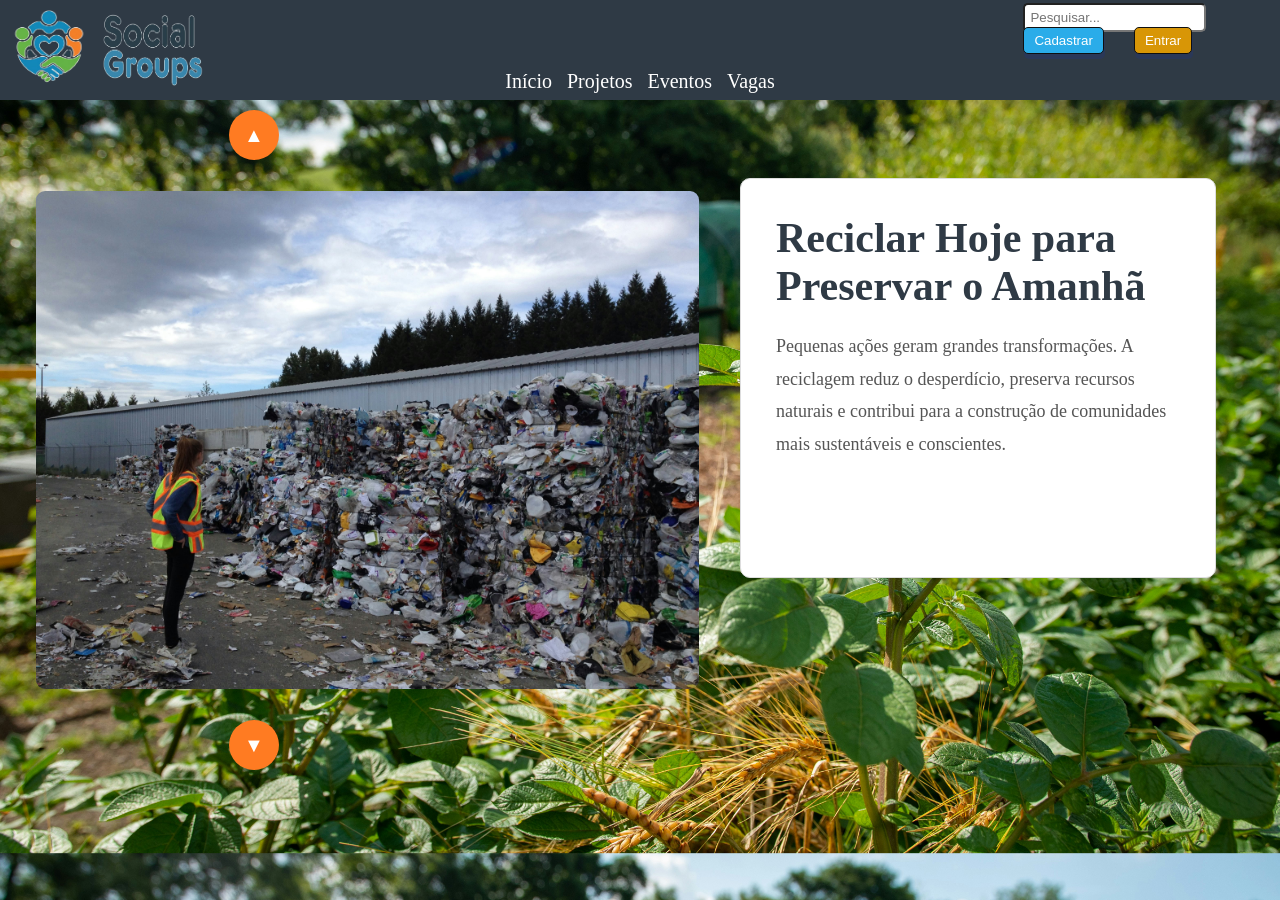
<file: Pages/Reciclagem.html>
<!DOCTYPE html>
<html lang="pt-br">

<head>
    <meta charset="UTF-8">
    <meta name="viewport" content="width=device-width, initial-scale=1.0">
    <title>Educação</title>
    <link rel="stylesheet" href="../css/Reciclagem.css">
    <link rel="stylesheet" href="https://cdnjs.cloudflare.com/ajax/libs/animate.css/4.1.1/animate.min.css" />
</head>

<body>


    <!----------------------------- Header e Nav bar abaixo junto das logos e informações!!!------------------------------------------>

    <header>

        <nav class="topo">

            <img src="../imagens/logo com borda.png" height="120px" width="95px" class="logo">
            <img src="../imagens/logo escrita.png" height="90px" width="110px" class="logoescrita">

            <div class="informações">
                <ul class="lista">
                    <li><a href="../index.html"> Início </a></li>
                    <li><a href="../Pages/projetos.html"> Projetos </a></li>
                    <li><a href="../Pages/eventos.html"> Eventos </a></li>
                    <li><a href="../Pages/vagas.html"> Vagas </a></li>

                </ul>
            </div>

            <div class="menu-mobile">

                <button id="menuBtn" class="menu-btn">
                    ☰
                </button>

                <ul id="menuLista" class="menu-lista">
                    <li><a href="../index.html"> Início </a></li>

                    <li><a href="projetos.html">Projetos</a></li>
                    <li><a href="eventos.html">Eventos</a></li>
                    <li><a href="vagas.html">Vagas</a></li>
                </ul>

            </div>

            <section class="barra-pesquisa">

                <input type="text" placeholder="Pesquisar..." id="pesquisa">

            </section>

            <!----------------------------- Header e Nav bar abaixo junto dos botões------------------------------------------>

            <div class="areaUsuario">

                <button class="Cadastrar" onclick="window.location.href='Cadastro.html'">Cadastrar</button>
                <button class="Entrar" onclick="window.location.href='Login.html'">Entrar</button>


            </div>

        </nav>

    </header>

    <main>

        <section class="pagina-noticia">

            <div class="carrossel-container">



                <div class="carrossel-vertical">

                    <div class="slide ativo">
                        <img src="../imagens/reciclagem 1.jpg" alt="">
                    </div>

                    <div class="slide">
                        <img src="../imagens/reciclagem 2.jpg " alt="">
                    </div>

                    <div class="slide">
                        <img src="../imagens/reciclagem 3.jpg " alt="">
                    </div>

                    <div class="slide">
                        <img src="../imagens/reciclagem 4.jpg " alt="">
                    </div>

                </div>
                <!-- Desktop -->
                <div class="botoes-desktop">
                    <button class="seta" id="btn-up">▲</button>
                    <button class="seta" id="btn-down">▼</button>
                </div>

                <!-- Mobile -->
                <div class="botoes-mobile">
                    <button class="seta" id="btn-left">◀</button>
                    <button class="seta" id="btn-right">▶</button>
                </div>

            </div>


            <div class="conteudo-noticia">

                <h1 id="tituloNoticia">
                    Projeto de Reciclagem
                </h1>

                <p id="descricaoNoticia">
                    Descrição da notícia aparecerá aqui.
                </p>

            </div>

        </section>

    </main>





    <script src="../js/Reciclagem.js"></script>
</body>

</html>
</file>
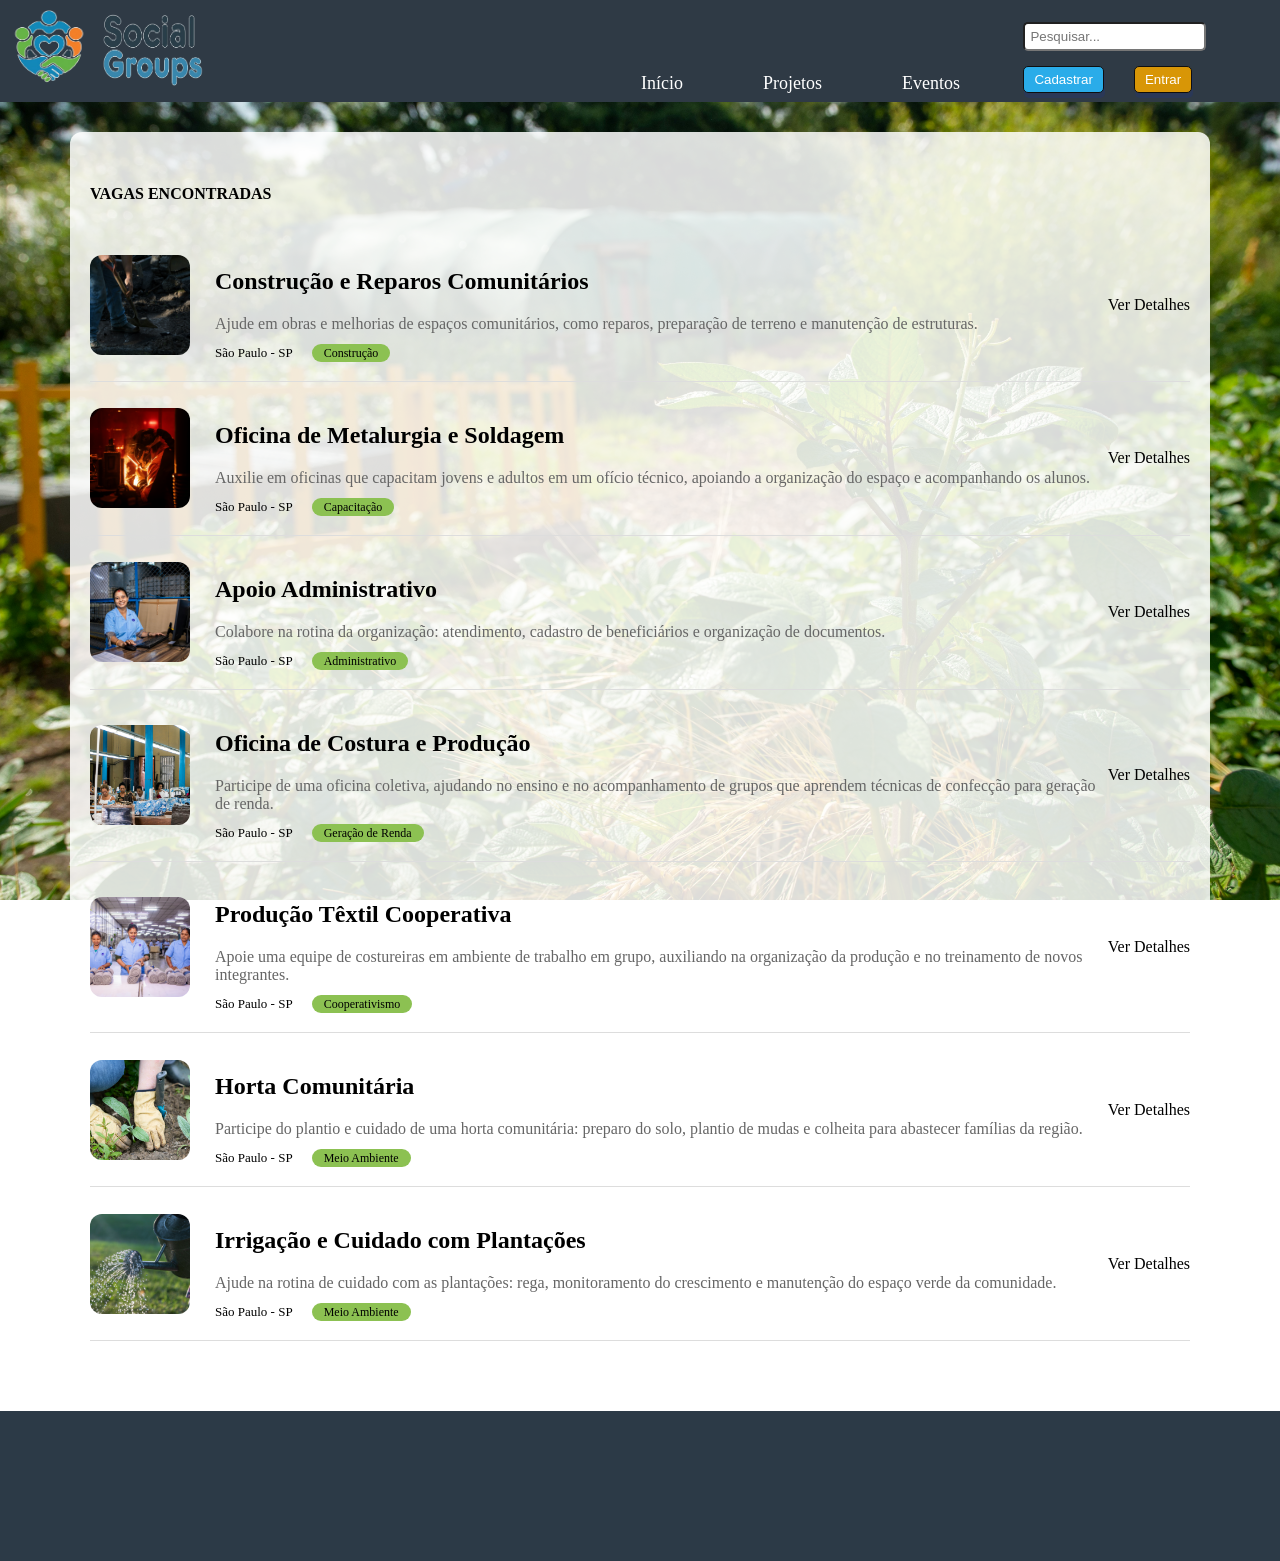
<file: Pages/vagas.html>
<!DOCTYPE html>
<html lang="pt-BR">

<head>

    <meta charset="UTF-8">
    <meta name="viewport" content="width=device-width, initial-scale=1.0">
    <title>SocialGroups - Vagas</title>
    <link rel="stylesheet" href="../css/vaga.css">
    <link rel="stylesheet" href="https://cdnjs.cloudflare.com/ajax/libs/animate.css/4.1.1/animate.min.css" />

</head>

<body>

<!----------------------------- Header e Nav bar abaixo junto das logos e informações!!!------------------------------------------>

<header>

<nav class="topo">

            <div class="menu-mobile">

    <button id="menuBtn" class="menu-btn">
        ☰
    </button>

    <ul id="menuLista" class="menu-lista">
        <li><a href="../index.html">Início</a></li>
        <li><a href="../Pages/projetos.html">Projetos</a></li>
        <li><a href="../Pages/eventos.html">Eventos</a></li>
        <li><a href="../Pages/vagas.html">Vagas</a></li>
    </ul>

</div>

    <img src="../imagens/logo com borda.png" height="120px" width="95px" class="logo">
    <img src="../imagens/logo escrita.png" height="90px" width="110px" class="logoescrita">

<div class="informações">
<ul class="lista">

<li><a href="../index.html"> Início </a></li>
<li><a href="projetos.html"> Projetos </a></li>
<li><a href="eventos.html"> Eventos </a></li>

</ul>
</div>

<section class="barra-pesquisa">

<input type="text" placeholder="Pesquisar..." id="pesquisa">

</section>

<!----------------------------- Header e Nav bar abaixo junto dos botões------------------------------------------>

<div class="areaUsuario">

    <button class="Cadastrar" onclick="window.location.href='../Pages/Cadastro.html'">Cadastrar</button>
    <button class="Entrar" onclick="window.location.href='../Pages/Login.html'">Entrar</button>
                

</div>        

</nav>

</header>

<!----------------------------- Conteudo Main abaixo!!!------------------------------------------>

<main>
    <h2 class="contagem">VAGAS ENCONTRADAS</h2>

      <div class="vaga">
        <img src="../imagens/vaga_1.jpg" alt="Voluntário trabalhando em obra de reparo comunitário">
        <div class="texto">
          <h2>Construção e Reparos Comunitários</h2>
          <p>Ajude em obras e melhorias de espaços comunitários, como reparos, preparação de terreno e manutenção de estruturas.</p>
          <span class="local">São Paulo - SP</span>
          <span class="categoria">Construção</span>
        </div>
        <a class="botao azul" href="#">Ver Detalhes</a>
      </div>

      <div class="vaga">
        <img src="../imagens/vaga_2.jpg" alt="Oficina de metalurgia e soldagem">
        <div class="texto">
          <h2>Oficina de Metalurgia e Soldagem</h2>
          <p>Auxilie em oficinas que capacitam jovens e adultos em um ofício técnico, apoiando a organização do espaço e acompanhando os alunos.</p>
          <span class="local">São Paulo - SP</span>
          <span class="categoria">Capacitação</span>
        </div>
        <a class="botao azul" href="#">Ver Detalhes</a>
      </div>

      <div class="vaga">
        <img src="../imagens/vaga_3.jpg" alt="Voluntária sorrindo em atendimento administrativo">
        <div class="texto">
          <h2>Apoio Administrativo</h2>
          <p>Colabore na rotina da organização: atendimento, cadastro de beneficiários e organização de documentos.</p>
          <span class="local">São Paulo - SP</span>
          <span class="categoria">Administrativo</span>
        </div>
        <a class="botao azul" href="#">Ver Detalhes</a>
      </div>

      <div class="vaga">
        <img src="../imagens/vaga_4.jpg" alt="Grupo em oficina coletiva de costura e produção">
        <div class="texto">
          <h2>Oficina de Costura e Produção</h2>
          <p>Participe de uma oficina coletiva, ajudando no ensino e no acompanhamento de grupos que aprendem técnicas de confecção para geração de renda.</p>
          <span class="local">São Paulo - SP</span>
          <span class="categoria">Geração de Renda</span>
        </div>
        <a class="botao azul" href="#">Ver Detalhes</a>
      </div>

      <div class="vaga">
        <img src="../imagens/vaga_5.jpg" alt="Equipe de costureiras trabalhando em cooperativa têxtil">
        <div class="texto">
          <h2>Produção Têxtil Cooperativa</h2>
          <p>Apoie uma equipe de costureiras em ambiente de trabalho em grupo, auxiliando na organização da produção e no treinamento de novos integrantes.</p>
          <span class="local">São Paulo - SP</span>
          <span class="categoria">Cooperativismo</span>
        </div>
        <a class="botao azul" href="#">Ver Detalhes</a>
      </div>

      <div class="vaga">
        <img src="../imagens/vaga_6.jpg" alt="Voluntário plantando mudas em horta comunitária">
        <div class="texto">
          <h2>Horta Comunitária</h2>
          <p>Participe do plantio e cuidado de uma horta comunitária: preparo do solo, plantio de mudas e colheita para abastecer famílias da região.</p>
          <span class="local">São Paulo - SP</span>
          <span class="categoria">Meio Ambiente</span>
        </div>
        <a class="botao azul" href="#">Ver Detalhes</a>
      </div>

      <div class="vaga">
        <img src="../imagens/vaga_7.jpg" alt="Irrigação de plantação com regador">
        <div class="texto">
          <h2>Irrigação e Cuidado com Plantações</h2>
          <p>Ajude na rotina de cuidado com as plantações: rega, monitoramento do crescimento e manutenção do espaço verde da comunidade.</p>
          <span class="local">São Paulo - SP</span>
          <span class="categoria">Meio Ambiente</span>
        </div>
        <a class="botao azul" href="#">Ver Detalhes</a>
      </div>

</main>

<footer></footer>

<script src="../js/script.js"></script>

</body>

</html>
</file>
<file: css/style.css>
body {
    margin: 0;
    padding: 0;
    background-image: url(../imagens/img\ principal.jpg);
    background-size: auto 90vw;
    height: 90vw;
    background-attachment: fixed;
     background-position: center;
     background-repeat: no-repeat;
     background-size: cover;
}

@viewport {
    width: device-width;
    zoom: 1.0;
}

html {
    scroll-behavior: smooth;
}

/* Abaixo está o header junto da nav e a logo e as informações */

header .topo {
    border: 1px solid #2f3a45;
    width: auto;
    height: 100px;
    background-color: #2f3a45;
}


.topo .logoescrita {
    position: relative;
    bottom: 25px;

}

.topo .logo {
    position: relative;
    bottom: 15px;


}

nav .lista {
    position: relative;
    bottom: 70px;
    margin-left: 600px;
    list-style: none;
    display: flex;
    gap: 80px;
    font-size: 18px;

}

nav .lista a {
    text-decoration: none;
    color: rgb(255, 255, 255);

}

nav .lista a:hover {
    color: rgb(111, 154, 235);
    transition: 0.5s;
    cursor: pointer;
}

nav .Perfil {
    position: relative;
    margin-left: 70px;
    list-style: none;
    display: flex;
    gap: 10px;
    font-size: 15px;
}

/* Abaixo está a barra de pesquisa da nav e botões */


section #pesquisa {
    position: relative;
    bottom: 160px;
    left: 80%;
    border-radius: 5px;
    padding: 5px;
}

nav .areaUsuario {
    position: relative;
    bottom: 145px;
    margin-left: 80%;
    display: flex;
    gap: 30px;
}

nav .areaUsuario button {
    padding: 5px 10px;
    background-color: #f8ebeb;
    color: #000000;
    border: 1px solid #0f0f0f;
    border-radius: 5px;
    cursor: pointer;
    box-shadow: 1px 5px 0px rgba(0, 47, 255, 0.1);
}

nav .areaUsuario .Entrar {
    background-color: #d89606;
    color: #fff;
}

nav .areaUsuario .Entrar:hover {
    background-color: #a5fcfcc0;
    transition: ease-in-out 0.5s;
    transition: 0.5s;
    transform: scale(1.1);
}

nav .areaUsuario .Cadastrar {
    background-color: #2aace9;
    color: #fff;
}

nav .areaUsuario .Cadastrar:hover {
    background-color: #073b77fd;
    transition: ease-in-out 0.5s;
    transition: 0.5s;
    transform: scale(1.1);
}

nav #areaUsuario {
    position: relative;
    bottom: 145px;
    margin-left: 80%;
    overflow-x: hidden;
    gap: 30px;
}

/* Conteudo principal abaixo !!*/

main .conteudo {
    position: relative;
    top: 5vw;
    left: 1vw;
    width: 96%;
    height: 70vh;
    background-color: rgba(255, 255, 255, 0.699);
    border-radius: 10px;
    box-shadow: 0px 4px 8px rgba(0, 0, 0, 0.2);
    padding: 20px;
    color: #fff;

}

main .brilho {
    color: white;
    animation: brilho 1.5s infinite alternate;
}

@keyframes brilho {
    from {
        text-shadow:
            0 0 5px #b9cfd3,
            0 0 10px #e1e9eb;
    }

    to {
        text-shadow:
            0 0 10px #d1d8da,
            0 0 20px #cfd5d6,
            0 0 40px #c7d8db,
            0 0 80px #00d9ff;
    }
}

main .brilho {
    transition: 0.3s;
}

main .brilho:hover {
    text-shadow:
        0 0 10px #00d9ff,
        0 0 20px #00d9ff,
        0 0 40px #00d9ff;
}

main .conteudo p {
    font-size: 50px;
    color: #0a0a0a98;
    text-align: start;
    margin-top: 20px;
    margin-bottom: 20px;
    margin-right: 20px;
    text-transform: uppercase;
}


main .conteudo #bordainterna {
    border: 1px solid #000000;
    height: auto
}


main .slider input {
    display: none;
    overflow: hidden;
}

main .Slides {
    margin-top: 1vw;
    margin-left: 2vw;
    display: flex;
    overflow: hidden;
}

main .slide {
    min-width: 100%;
    flex-shrink: 0;
}

main .slide img {
    width: 1000px;
    height: 500px;
}



main .manual-navigation2 {
    position: relative;
    top: 24vw;
    right: 26%;
    display: flex;
    justify-content: center;
    align-items: center;
    gap: 10px;

}

main .manual-btn {
    width: 15px !important;
    height: 15px !important;
    border: 2px solid #000;
    border-radius: 50% !important;
    padding: 0 !important;
    margin: 0 5px;
    box-sizing: border-box;
    float: left;
    transition: 1s;
}

main .manual-btn:hover {
    background-color: #2aace9;
    transition: 1.0s ease-in-out;

}

main .first {
    transition: 1s;
}

#radio1:checked~.first {
    margin-left: 0;
}

#radio2:checked~.first {
    margin-left: -100%;
}

#radio3:checked~.first {
    margin-left: -200%;
}

#radio4:checked~.first {
    margin-left: -300%;
}

/* Slides de Educação acima /* ----------------------------

/* Slides de Reciclagem abaixo */

main .conteudo2 {
    position: relative;
    top: 25vw;
    left: 1vw;
    width: 96%;
    height: 70vh;
    background-color: rgba(255, 255, 255, 0.699);
    border-radius: 10px;
    box-shadow: 0px 4px 8px rgba(0, 0, 0, 0.2);
    padding: 20px;
    color: #fff;

}

main .brilho {
    color: white;
    animation: brilho 1.5s infinite alternate;
}

@keyframes brilho {
    from {
        text-shadow:
            0 0 5px #b9cfd3,
            0 0 10px #e1e9eb;
    }

    to {
        text-shadow:
            0 0 10px #d1d8da,
            0 0 20px #cfd5d6,
            0 0 40px #c7d8db,
            0 0 80px #00d9ff;
    }
}

main .brilho {
    transition: 0.3s;
}

main .brilho:hover {
    text-shadow:
        0 0 10px #00d9ff,
        0 0 20px #00d9ff,
        0 0 40px #00d9ff;
}

main .conteudo2 p {
    font-size: 50px;
    color: #0a0a0a98;
    text-align: start;
    margin-top: 20px;
    margin-bottom: 20px;
    margin-right: 20px;
    text-transform: uppercase;
}


main .conteudo2 #bordainterna {
    border: 1px solid #000000;
    height: auto
}


main .slider input {
    display: none;
    overflow: hidden;
}

main .Slides {
    margin-top: 1vw;
    margin-left: 2vw;
    display: flex;
    overflow: hidden;
}

main .slide {
    min-width: 100%;
    flex-shrink: 0;
}

main .slide img {
    width: 1000px;
    height: 500px;
}



main .manual-navigation {
    position: relative;
    top: 4vw;
    right: 26%;
    display: flex;
    justify-content: center;
    align-items: center;
    gap: 10px;

}

main .manual-btn {
    width: 15px !important;
    height: 15px !important;
    border: 2px solid #000;
    border-radius: 50% !important;
    padding: 0 !important;
    margin: 0 5px;
    box-sizing: border-box;
    float: left;
    transition: 1s;
}

main .manual-btn:hover {
    background-color: #2aace9;
    transition: 1.0s ease-in-out;

}

main .first {
    transition: 1s;
}

#radio5:checked~.first {
    margin-left: 0;
}

#radio6:checked~.first {
    margin-left: -100%;
}

#radio7:checked~.first {
    margin-left: -200%;
}

#radio8:checked~.first {
    margin-left: -300%;
}

.menu-mobile {
    display: none;
}

/* Rodapé */
footer {
  background: #2c3a47;
  height: 150px;
  margin-top: 25%
}


/* Estilos aplicados apenas em celulares Abaixo --- telas até 800 px */


@media screen and (min-width: 320px) and (max-width: 800px) {



    body {
        background-image: url("../imagens/img principal.jpg");
        background-size: cover;
        background-position: center;
        min-width: 10vw;
        min-height: 350vw;
        background-repeat: no-repeat;
        
    }

    /* HEADER */

    header .topo {
        height: 30vw;
        display: flex;
        flex-direction: column;
        align-items: center;
        padding: 15px 0;
    }

    .topo .logo {
        position: relative;
        bottom: 9vw;
        width: 70px;
        height: auto;
    }

    .topo .logoescrita {
        position: relative;
        bottom: 30vw;
        margin-right: 59vw;
        width: 90px;
        height: auto;
    }

    /*---------Abaixo o menu mobile -----*/

    nav .menu-lista {
        display: none;
    }


    .menu-mobile {
        display: block;
        position: absolute;
        top: 20px;
        right: 20px;
    }


    .menu-btn {
        background: #2aace9;
        color: white;
        border: none;
        font-size: 28px;
        padding: 8px 15px;
        border-radius: 10px;
        cursor: pointer;
        transition: 0.3s;
    }


    .menu-btn:hover {
        background: #073b77;
        transform: scale(1.1);
    }


    .menu-lista {
        display: none;
        list-style: none;
        padding: 0;
        margin-top: 10px;
        background: #2f3a45;
        border-radius: 10px;
        overflow: hidden;
        box-shadow: 0 5px 15px rgba(0, 0, 0, .3);
    }


    .menu-lista li a {
        display: block;
        color: white;
        text-decoration: none;
        padding: 15px 30px;
        transition: 0.3s;
    }


    .menu-lista li a:hover {
        background: #2aace9;
    }


    .menu-lista.ativo {
        display: block;
        animation: aparecer 0.3s ease;
    }


    .lista {
        display: none !important;
    }

    @keyframes aparecer {
        from {
            opacity: 0;
            transform: translateY(-10px);
        }

        to {
            opacity: 1;
            transform: translateY(0);
        }
    }

    /*---------acima o menu mobile -----*/

    nav .lista {
        margin-left: 0;
        position: static;
        flex-wrap: wrap;
        justify-content: center;
        gap: 15px;
        padding: 0;
        margin-top: 15px;
        font-size: 15px;
    }

    nav .barra-pesquisa {
        overflow: hidden;
    }

    nav .areaUsuario {
        position: relative;
        right: 240px;
        margin-top: 60px;
        gap: 15px;

    }

    /* CONTEÚDO */

    main .conteudo,
    main .conteudo2 {
        width: 80VW;
        height: 80%;
        margin: 140px auto;
        padding: 15px;
    }

    main .conteudo {
        top: 0;
    }

    main .conteudo2 {
        top: 0;
    }

    main .conteudo p,
    main .conteudo2 p {
        font-size: 28px;
        text-align: center;
    }

    main #bordainterna {

        width: 290px;
        height: 200px;
    }

    /* SLIDER */

    main .Slides {
        margin: 15px 0;
    }

    main .Slides img {
        height: 50vw;
        width: 80vw;
        border-radius: 10px;
    }

    /* BOTÕES DE NAVEGAÇÃO */

    main .manual-navigation {
        position: relative;
        top: -160px;
        margin-left: 200px;
        display: flex;
        justify-content: center;

    }

    main .manual-navigation2 {
        position: relative;
        top: -160px;
        margin-left: 200px;
        display: flex;
        justify-content: center;

    }

.carrossel-vertical {
    touch-action: pan-y;
}

/* Rodapé */
footer {
  background: #2c3a47;
  height: 150px;
 margin-top: -35%
}


}


/*------------telas até 1110px a 1600px */



@media screen and (min-width: 1100px) and (max-width: 1800px) {

   body {
    margin: 0;
    padding: 0;
    background-image: url(../imagens/img\ principal.jpg);
    background-size: auto 90vw;
    background-size: cover;
    height: 90vw;


main .Slides {
        margin: 15px 0;
    }

    main .Slides img {
        height: 25vw;
        width: 50vw;
        border-radius: 10px;
    }

/* Rodapé */
footer {
    margin-bottom: 75px;
  background: #2c3a47;
  height: 150px;
}


}

}
</file>
<file: css/Cadastro.css>
body {
    background-image: url(../imagens/Img\ cadastro\ login.jpg);
    background-size: cover;
    background-position: center;
}

@viewport {
    width: device-width;
    zoom: 1.0;
}

html {
    scroll-behavior: smooth;
}



/* Abaixo está os estilos para o cadastrar-se */


body .voltar {
    margin: 20px 0 0 50px;
    padding: 5px 10px;
    background-color: transparent;
    color: #ffffff;
    border: 1px solid #fafafa;
    border-radius: 5px;
    cursor: pointer;
    box-shadow: 1px 5px 0px rgba(0, 47, 255, 0.1);

}

body .voltar:hover {
    background-color: #f8ebeb;
    color: #000000;
    border: 1px solid #0f0f0f;
    border-radius: 5px;
    cursor: pointer;
    box-shadow: 1px 5px 0px rgba(0, 47, 255, 0.1);
    transition: 1.5s;
    transform: scale(1.1);
    transition: 0.5s ease-in-out;
}


.selecao {
    border-radius: 10px;
    border: 1px solid #c9cacc;
    width: 400px;
    height: 300px;
    background-color: transparent;
    backdrop-filter: blur(4px);
    position: relative;
    top: 5vw;
    left: 40vw;
    text-align: center;
    padding-top: 50px;


}

main .selecao .ONG {
    position: absolute;
    top: 3vw;
    left: 28%;
    font-size: 20px;
    background-color: transparent;
    color: #faf7f7;
    border-radius: 5px;
    border: 1px solid #0f0f0f;
    cursor: pointer;
    box-shadow: 1px 5px 0px rgba(0, 47, 255, 0.1);
    padding: 10px 20px;

}

main .selecao .ONG:hover {
    background-color: #18b6f5;
    color: #000000;
    border: 1px solid #fdfdfd;
    border-radius: 5px;
    cursor: pointer;
    box-shadow: 1px 5px 0px rgba(0, 47, 255, 0.1);
    transition: 1.5s;
    transform: scale(1.1);
    transition: 1.5s ease-in-out;
}


main .selecao .Usuario {
    position: absolute;
    right: 28%;
    top: 8vw;
    font-size: 19px;
    background-color: transparent;
    color: #faf7f7;
    border-radius: 5px;
    border: 1px solid #0f0f0f;
    cursor: pointer;
    box-shadow: 1px 5px 0px rgba(0, 47, 255, 0.1);
    padding: 10px 20px;

}

main .selecao .Usuario:hover {
    background-color: #18b6f5f8;
    color: #000000;
    border: 1px solid #fcfafa;
    border-radius: 5px;
    cursor: pointer;
    box-shadow: 1px 5px 0px rgba(0, 47, 255, 0.1);
    transition: 1.5s;
    transform: scale(1.1);
    transition: 1.5s ease-in-out;
}


/* Abaixo está os estilos para o cadastrar-se /ONG e usuário */

.oculto {
    display: none;
}

.formulario {
    width: 15vw;
    height: 20vw;
    margin: 20px auto;
    padding: 20px;
    border: 2px solid #000;
    border-radius: 15px;
    backdrop-filter: blur(4px);
}

.formulario input {
    display: block;
    width: 100%;
    margin-bottom: 10px;
}

/* Abaixo está os estilos para o cadastrar-se /ONG e usuário OCULTAS!! */

main #formOng h2 {
    text-align: center;
    margin-bottom: 20px;
    color: #fcf9f9;
}

main #formUsuario h2 {
    text-align: center;
    margin-bottom: 20px;
    color: #fcf9f9;
}

main .voltarONG, main .voltarUsuario {
    position: relative;
    right: 2vw;
    bottom: 3vw;
    margin: 20px 0 0 50px;
    padding: 5px 10px;
    background-color: transparent;
    color: #ffffff;
    border: 1px solid #ffffff;
    border-radius: 5px;
    cursor: pointer;
    box-shadow: 1px 5px 0px rgba(0, 47, 255, 0.1);
}

main .voltarONG:hover, main .voltarUsuario:hover {
    background-color: #81b0f5;
    cursor: pointer;
    box-shadow: 1px 5px 0px rgba(0, 47, 255, 0.1);
    transform: scale(1.1);
    transition: 1.0s ease-in-out;
}


main #formOng input, main #formUsuario input {
    width: 90%;
    padding: 10px;
    margin-bottom: 10px;
    border: 1px solid #ccc;
    border-radius: 5px;
}

main #formOng input[type="button"], main #formUsuario input[type="button"] {
    background-color: #2aace9;
    color: #fff;
    border: none;
    cursor: pointer;
    transition: background-color 0.3s ease;
    position: relative;
    top: 1vw;
    left: 1vw;
}







/* Estilos aplicados apenas em celulares e tablets Abaixo --- telas até 800px */




@media screen and (max-width: 800px){

    body{
        background-size: cover;
        background-position: center;
        min-height: 100vh;
        overflow-x: hidden;
    }

    /* botão voltar */

    .voltar{
        display: block;
        margin: 15px;
        font-size: 15px;
    }

    /* caixa principal */

    .selecao{
        width: 85%;
        max-width: 350px;
        height: 250px;
        left: 0;
        top: 70px;
        margin: 0 auto;
        display: flex;
        flex-direction: column;
        align-items: center;
        justify-content: center;
        padding: 30px 15px;
    }

    /* botões */

    main .selecao .ONG,
    main .selecao .Usuario{
        position: static;
        width: 80%;
        margin: 40px 0;
        font-size: 18px;
        padding: 12px;
    }

    /* formulários */

    .formulario{
        width: 85%;
        height: auto;
        margin-top: 80px;
        padding: 20px;
    }

    main #formOng input,
    main #formUsuario input{
        width: 100%;
        box-sizing: border-box;
    }

    main #formOng input[type="button"],
    main #formUsuario input[type="button"]{
        left: 0;
        top: 0;
        width: 100%;
        margin-top: 10px;
    }

    .voltarONG,
    .voltarUsuario{
        top: -160px;
        width: 26%;
       
    }

}

@media screen and (min-width: 1100px) and (max-width: 1800px) {

     main .selecao .ONG,
    main .selecao .Usuario{
        position: absolute;
        width: 45%;
        margin: 15px 0;
        font-size: 18px;
        padding: 12px;
        gap: 25px;
    }

     /* formulários */

    .formulario{
        width: 25%;
        height: auto;
        margin-top: 80px;
        padding: 20px;
    }

     .selecao{
        width: 85%;
        max-width: 350px;
        height: 250px;
        left: 0;
        top: 70px;
        margin: 0 auto;
        display: flex;
        flex-direction: column;
        align-items: center;
        justify-content: center;
        padding: 30px 15px;
}
}
</file>
<file: css/educação.css>
S * {
    box-sizing: border-box;
    margin: 0;
    padding: 0;
}

body {
    margin: 0;
    padding: 0;
    background-image: url(../imagens/img\ principal.jpg);
    background-size: cover;
}

@viewport {
    width: device-width;
    zoom: 1.0;
}

html {
    scroll-behavior: smooth;
}

/* Abaixo está o header junto da nav e a logo e as informações */

header .topo {
    border: 1px solid #2f3a45;
    width: auto;
    height: 100px;
    background-color: #2f3a45;
}


.topo .logoescrita {
    position: relative;
    bottom: 25px;

}

.topo .logo {
    position: relative;
    bottom: 15px;


}

nav .lista {
    position: relative;
    bottom: 70px;
    margin-left: 600px;
    list-style: none;
    display: flex;
    gap: 80px;
    font-size: 18px;

}

nav .lista a {
    text-decoration: none;
    color: rgb(255, 255, 255);

}

nav .lista a:hover {
    color: rgb(111, 154, 235);
    transition: 0.5s;
    cursor: pointer;
}

nav .Perfil {
    position: relative;
    margin-left: 70px;
    list-style: none;
    display: flex;
    gap: 10px;
    font-size: 15px;
}



/* Abaixo está a barra de pesquisa da nav e botões */


section #pesquisa {
    position: relative;
    bottom: 160px;
    left: 80%;
    border-radius: 5px;
    padding: 5px;
}

nav .areaUsuario {
    position: relative;
    bottom: 145px;
    margin-left: 80%;
    display: flex;
    gap: 30px;
}

nav .areaUsuario button {
    padding: 5px 10px;
    background-color: #f8ebeb;
    color: #000000;
    border: 1px solid #0f0f0f;
    border-radius: 5px;
    cursor: pointer;
    box-shadow: 1px 5px 0px rgba(0, 47, 255, 0.1);
}

nav .areaUsuario .Entrar {
    background-color: #d89606;
    color: #fff;
}

nav .areaUsuario .Entrar:hover {
    background-color: #a5fcfcc0;
    transition: ease-in-out 0.5s;
    transition: 0.5s;
    transform: scale(1.1);
}

nav .areaUsuario .Cadastrar {
    background-color: #2aace9;
    color: #fff;
}

nav .areaUsuario .Cadastrar:hover {
    background-color: #073b77fd;
    transition: ease-in-out 0.5s;
    transition: 0.5s;
    transform: scale(1.1);
}

nav #areaUsuario {
    position: relative;
    bottom: 145px;
    margin-left: 80%;
    overflow-x: hidden;
    gap: 30px;
}


.menu-mobile {
    display: none;
}

/*------Conteudo main abaixo */

.pagina-noticia {
    width: 90%;
    margin: auto;
    padding: 40px 0;

    display: flex;
    gap: 40px;
    align-items: flex-start;
}

.carrossel-container {
    display: flex;
    flex-direction: column;
    align-items: center;
    width: 380px;

}

.carrossel-vertical {

    width: 250%;
    height: 500px;
    overflow: hidden;
    position: relative;
    top: 50px;
}

.slide {

    position: absolute;
    top: 0;
    left: 01;
    width: 100%;
    height: 100%;
    opacity: 0;
    visibility: hidden;
    transform: translateY(40px);
    transition: .5s ease;
}

.slide.ativo {
    opacity: 1;
    visibility: visible;

    transform: translateY(0);
}


.slide img {
    border: 2px solid #000;
    position: relative;
    margin-left: 7vw;
    width: 80%;
    height: 98%;
    object-fit: cover;
    border-radius: 10px;
}

.conteudo-noticia {
    flex: 1;
    min-height: 400px;
    margin-top: 3vw;

    background: #fff;
    border: 1px solid #ddd;
    border-radius: 10px;
    margin-left: 20vw;
    padding: 35px;
}

.conteudo-noticia h1 {
    font-size: 42px;
    color: #2f3a45;
    margin-bottom: 20px;
}

.conteudo-noticia p {
    font-size: 18px;
    line-height: 1.8;
    color: #555;
}

.seta {
    width: 50px;
    height: 50px;

    border: none;
    border-radius: 50%;

    cursor: pointer;

    background: #ff7b22;
    color: white;

    font-size: 20px;
    margin: 10px 0;
}

.botoes-mobile {
    display: none;
}

.botoes-desktop {
    display: flex;
    flex-direction: column;
}

#btn-up.seta {
    position: relative;
    top: -540px;

}

/* Estilos aplicados apenas em celulares até 800px dps colocarei celulares*/




@media screen and (max-width: 800px) {

    body {
        background-image: url("../imagens/img principal.jpg");
        background-size: cover;
        background-position: center;
        min-width: 10vw;
        min-height: 380vw;
        background-repeat: no-repeat;

    }

    /* HEADER */

    header .topo {
        height: 30vw;
        display: flex;
        flex-direction: column;
        align-items: center;
        padding: 15px 0;
    }

    .topo .logo {
        position: relative;
        bottom: 9vw;
        width: 70px;
        height: auto;
    }

    .topo .logoescrita {
        position: relative;
        bottom: 30vw;
        margin-right: 59vw;
        width: 90px;
        height: auto;
    }

    /*---------Abaixo o menu mobile -----*/

    nav .menu-lista {
        display: none;
    }


    .menu-mobile {
        display: block;
        position: absolute;
        top: 20px;
        right: 20px;
    }


    .menu-btn {
        background: #2aace9;
        color: white;
        border: none;
        font-size: 28px;
        padding: 8px 15px;
        border-radius: 10px;
        cursor: pointer;
        transition: 0.3s;
    }


    .menu-btn:hover {
        background: #073b77;
        transform: scale(1.1);
    }


    .menu-lista {
        display: none;
        list-style: none;
        padding: 0;
        margin-top: 10px;
        background: #2f3a45;
        border-radius: 10px;
        overflow: hidden;
        box-shadow: 0 5px 15px rgba(0, 0, 0, .3);
    }


    .menu-lista li a {
        display: block;
        color: white;
        text-decoration: none;
        padding: 15px 30px;
        transition: 0.3s;
    }


    .menu-lista li a:hover {
        background: #2aace9;
    }


    .menu-lista.ativo {
        display: block;
        animation: aparecer 0.3s ease;
    }


    .lista {
        display: none !important;
    }

    @keyframes aparecer {
        from {
            opacity: 0;
            transform: translateY(-10px);
        }

        to {
            opacity: 1;
            transform: translateY(0);
        }
    }

    /*---------acima o menu mobile -----*/

    nav .lista {
        margin-left: 0;
        position: static;
        flex-wrap: wrap;
        justify-content: center;
        gap: 15px;
        padding: 0;
        margin-top: 15px;
        font-size: 15px;
    }

    nav .barra-pesquisa {
        overflow: hidden;
    }

    nav .areaUsuario {
        position: relative;
        right: 240px;
        margin-top: 60px;
        gap: 15px;

    }


    .pagina-noticia {
        display: flex;
        flex-direction: column;
        align-items: center;

        width: 100%;
        margin-top: 150px;
    }

    .carrossel-container {
        width: 100%;

        display: flex;
        flex-direction: column;
        align-items: center;
    }

    .carrossel-vertical {

        width: 350px;
        height: 220px;
        border-radius: 10px;
        position: relative;
        margin: 0 auto;
        margin-right: 10vw;
    }

    .slide img {
        width: 100%;
        height: 100%;
        object-fit: cover;
        border-radius: 10px;
        border: 1px solid transparent;
    }



    .seta {
        position: static;
    }

    /* Área dos botões */
    .botoes-slide {
        display: flex;
        justify-content: center;
        gap: 45px;
        margin-top: 20px;
    }

    .seta {

        width: 55px;
        height: 55px;

        border: none;
        border-radius: 50%;
        background: #ff8726;
        color: white;
        font-size: 22px;
        cursor: pointer;
        display: flex;
        align-items: center;
        justify-content: center;
    }

    .seta:hover {
        transform: scale(1.1);
    }



    .conteudo-noticia {

        width: 85%;
        margin-top: 30px;
        margin-left: 0;
        margin-top: 70px;
        padding: 20px;
    }

    .botoes-desktop {
        display: none;
    }

    .botoes-mobile {
        position: relative;
        display: flex;
        justify-content: center;
        gap: 20px;
        top: 90px;
    }

    .carrossel-vertical {
    touch-action: pan-y;
}

}

@media screen and (min-width: 900px) and (max-width: 1800px) {

 nav .lista {
        margin-left: 0;
        position: relative;
        right: 3; 
        flex-wrap: wrap;
        justify-content: center;
        gap: 15px;
        padding: 0;
        margin-top: 15px;
        font-size: 20px;
    }


    .slide img {
        margin-left: 20vw;
        width: 70%;
        height: 100%;
        object-fit: cover;
        border-radius: 10px;
        border: 1px solid transparent;
    }
}
</file>
<file: css/eventos.css>
html {
    scroll-behavior: smooth;
    height: 100%;
}

body {
    margin: 0;
    padding: 0;
    min-height: 100%;
    background-image: url(../imagens/img\ principal.jpg);
    background-size: cover;
    background-position: center;
    background-repeat: no-repeat;
    background-attachment: fixed;
}

/* Abaixo está o header junto da nav e a logo e as informações */

header .topo {
    border: 1px solid #2f3a45;
    width: auto;
    height: 100px;
    background-color: #2f3a45;
}

.topo .logoescrita {
    position: relative;
    bottom: 25px;
}

.topo .logo {
    position: relative;
    bottom: 15px;
}

nav .lista {
    position: relative;
    bottom: 70px;
    margin-left: 600px;
    list-style: none;
    display: flex;
    gap: 80px;
    font-size: 18px;
}

nav .lista a {
    text-decoration: none;
    color: rgb(255, 255, 255);
}

nav .lista a:hover {
    color: rgb(111, 154, 235);
    transition: 0.5s;
    cursor: pointer;
}

nav .Perfil {
    position: relative;
    margin-left: 70px;
    list-style: none;
    display: flex;
    gap: 10px;
    font-size: 15px;
}

/* Abaixo está a barra de pesquisa da nav e botões */

section #pesquisa {
    position: relative;
    bottom: 160px;
    left: 80%;
    border-radius: 5px;
    padding: 5px;
}

nav .areaUsuario {
    position: relative;
    bottom: 145px;
    margin-left: 80%;
    display: flex;
    gap: 30px;
}

nav .areaUsuario button {
    padding: 5px 10px;
    background-color: #f8ebeb;
    color: #000000;
    border: 1px solid #0f0f0f;
    border-radius: 5px;
    cursor: pointer;
    box-shadow: 1px 5px 0px rgba(0, 47, 255, 0.1);
}

nav .areaUsuario .Entrar {
    background-color: #d89606;
    color: #fff;
}

nav .areaUsuario .Entrar:hover {
    background-color: #a5fcfcc0;
    transition: 0.5s;
    transform: scale(1.1);
}

nav .areaUsuario .Cadastrar {
    background-color: #2aace9;
    color: #fff;
}

nav .areaUsuario .Cadastrar:hover {
    background-color: #073b77fd;
    transition: 0.5s;
    transform: scale(1.1);
}

nav #areaUsuario {
    position: relative;
    bottom: 10px;
    margin-left: 80%;
    overflow-x: hidden;
    gap: 30px;
}

/* Lista de vagas */
main {
    max-width: 1100px;
    margin: 150px auto;
    padding: 40px 20px;
    background: rgba(255, 255, 255, 0.85);
    border-radius: 12px;
}

.contagem {
    font-size: 16px;
    margin-bottom: 25px;
}

.vaga {
    display: flex;
    justify-content: space-between;
    align-items: center;
    padding: 20px 0;
    border-bottom: 1px solid #ddd;
}

.vaga img {
    width: 100px;
    height: 100px;
    object-fit: cover;
    border-radius: 12px;
    margin-right: 25px;
}

.texto {
    flex: 1;
}

.texto p {
    color: #666;
    margin: 6px 0 10px;
}

.local {
    font-size: 13px;
    margin-right: 15px;
}

.categoria {
    background: #8cc152;
    font-size: 12px;
    padding: 2px 12px;
    border-radius: 20px;
}

.botao.azul {
    text-decoration: none;
    color: #000000;
    text-decoration: none;
    cursor: pointer;
}




.menu-mobile {
    display: none;
}



/* Rodapé */
footer {
    background: #2c3a47;
    height: 150px;
}

/* Estilos aplicados apenas em celulares Abaixo --- telas até 800 px */


@media screen and (min-width: 320px) and (max-width: 800px) {



    body {
        background-image: url("../imagens/img principal.jpg");
        background-size: cover;
        background-position: center;
        min-width: 10vw;
        min-height: 3400vw;
        background-repeat: no-repeat;

    }

    /* HEADER */

    header .topo {
       margin-top: -50px;
        height: 30vw;
        display: flex;
        flex-direction: column;
        align-items: center;
        padding: 15px 0;
       
    }

    .topo .logo {
        position: relative;
        bottom: 9vw;
        width: 70px;
        height: auto;
    }

    .topo .logoescrita {
        position: relative;
        bottom: 25vw;
        margin-right: 59vw;
        width: 90px;
        height: auto;
    }

    /*---------Abaixo o menu mobile -----*/

    nav .menu-lista {
        display: none;
    }


    .menu-mobile {
        display: block;
        position: absolute;
        top: 20px;
        right: 20px;
    }


    .menu-btn {
        background: #2aace9;
        color: white;
        border: none;
        font-size: 28px;
        padding: 8px 15px;
        border-radius: 10px;
        cursor: pointer;
        transition: 0.3s;
    }


    .menu-btn:hover {
        background: #073b77;
        transform: scale(1.1);
    }


    .menu-lista {
        display: none;
        list-style: none;
        padding: 0;
        margin-top: 10px;
        background: #2f3a45;
        border-radius: 10px;
        overflow: hidden;
        box-shadow: 0 5px 15px rgba(0, 0, 0, .3);
    }


    .menu-lista li a {
        display: block;
        color: white;
        text-decoration: none;
        padding: 15px 30px;
        transition: 0.3s;
    }


    .menu-lista li a:hover {
        background: #2aace9;
    }


    .menu-lista.ativo {
        display: block;
        animation: aparecer 0.3s ease;
    }


    .lista {
        display: none !important;
    }

    @keyframes aparecer {
        from {
            opacity: 0;
            transform: translateY(-10px);
        }

        to {
            opacity: 1;
            transform: translateY(0);
        }
    }

    /*---------acima o menu mobile -----*/

    nav .lista {
        margin-left: 0;
        position: static;
        flex-wrap: wrap;
        justify-content: center;
        gap: 15px;
        padding: 0;
        margin-top: 15px;
        font-size: 15px;
    }

    nav .barra-pesquisa {
        overflow: hidden;
    }

    nav .areaUsuario {
        position: relative;
        right: 240px;
        margin-top: 60px;
        gap: 15px;

    }

main {
    max-width: 500px;
    margin: 150px auto;
    padding: 40px 0px;
    background: rgba(255, 255, 255, 0.85);
    border-radius: 12px;
}

}
</file>
<file: css/PerfilOng.css>
* {
    box-sizing: border-box;
    margin: 0;
    padding: 0;
}

body {
    font-family: "Inter", "Segoe UI", Arial, sans-serif;
    background: #f5f5f5;
    color: #2d3a45;
    display: flex;
    justify-content: center;
    height: 2150px;


    .perfil {
        width: 100%;
        max-width: auto;
        background: #fff;
        border: 1px solid #333;
        position: relative;
        overflow: hidden;
    }

    /* ---------- Cabeçalho ---------- */
    .topo {
        height: 120px;
        position: relative;
        background: #fff;
    }

    .sair {
        position: relative;
        padding: 10px;
        border-radius: 15px;
        background-color: transparent;
        bottom: -40px;
        margin-left: 400px;
    }

    .btn-icone {
        position: absolute;
        top: 12px;
        background: none;
        border: none;
        cursor: pointer;
        color: #000;
        padding: 4px;
        display: flex;
    }

    .btn-voltar {
        left: 16px;
    }

    .btn-trocar {
        right: 16px;
    }

    .btn-icone svg {
        width: 26px;
        height: 26px;
    }

    .avatar-wrap {
        position: absolute;
        left: 10px;
        top: 50px;
        width: 110px;
        height: 110px;
        z-index: 5;
    }

    .avatar {
        width: 130%;
        height: 130%;
        border-radius: 50%;
        border: 1px solid #333;
        background: #fff;
        overflow: hidden;
        cursor: pointer;
        position: relative;
        padding: 0;
        display: block;
    }

    .avatar img,
    .avatar svg {
        width: 100%;
        height: 100%;
        object-fit: cover;
        display: block;
    }

    .avatar::after {
        content: "Alterar foto";
        position: absolute;
        inset: 0;
        background: rgba(0, 0, 0, .55);
        color: #fff;
        font-size: 13px;
        display: flex;
        align-items: center;
        justify-content: center;
        opacity: 0;
        transition: opacity .2s;
    }

    .avatar:hover::after,
    .avatar:focus-visible::after {
        opacity: 1;
    }

    .nome {
        position: absolute;
        left: 160px;
        top: 52px;
        font-size: 26px;
        letter-spacing: 1px;
        font-weight: 400;
    }

    .avaliacao {
        position: absolute;
        left: 180px;
        top: 93px;
        font-size: 15px;
    }

    .btn-seguir {
        position: absolute;
        right: 70vw;
        top: 40px;
        transform: translateX(-10%);
        background: #2193c4;
        color: #fff;
        border: none;
        border-radius: 8px;
        font-size: 17px;
        padding: 9px 18px;
        cursor: pointer;
        transition: background .2s;
    }

    .btn-seguir:hover {
        background: #1a7aa5;
    }

    .btn-seguir.seguindo {
        background: #6b7b86;
    }

    .doar {
        position: absolute;
        right: 65vw;
        top: 40px;
        transform: translateX(-10%);
        background: #00ff37;
        color: #fff;
        border: none;
        border-radius: 8px;
        font-size: 17px;
        padding: 9px 18px;
        cursor: pointer;
        transition: background .2s;
    }


    .doar:hover {
        background: #1d8d3e;
    }



    .estatisticas {
        position: absolute;
        left: 320px;
        top: 94px;
        font-size: 14px;
        display: flex;
        gap: 14px;
        white-space: nowrap;
    }

    /* ---------- Corpo ---------- */
    .corpo {
        display: flex;
        min-height: 667px;
    }

    .lateral {
        width: 195px;
        flex-shrink: 0;
        background: #2f3b45;
        color: #fff;
        padding: 18px 20px;
        position: relative;
    }

    .lateral .sino {
        position: absolute;
        top: 8px;
        right: 18px;
        width: 22px;
        height: 22px;
        color: #fff;
    }

    .lateral nav {

        margin-top: 58px;
        display: flex;
        flex-direction: column;
        gap: 9px;
    }

    .lateral-toggle {
    display: none;
}

    .lateral a {

        color: #fff;
        text-decoration: none;
        font-size: 25px;
        padding-bottom: 3px;
        border-bottom: 1px solid #cfd6db;
        display: block;
    }

    .lateral a:hover {
        color: #9fdcf5;
    }

    .principal {
        flex: 1;
        min-width: 0;
    }

    .sobre {
        height: 77px;
        padding: 8px 12px;
        border-bottom: 1px solid #ccc;
        font-size: 16px;
    }

    .sobre span {
        display: block;
    }

    .sobre p {
        font-size: 13px;
        margin-top: 4px;
        color: #55626d;
    }

    .interesses {
        background: #84bf50;
        padding: 6px 10px;
        height: 70px;

    }

    .interesses strong {
        font-weight: 400;
        font-size: 35px;
        display: block;
    }

    .interesses small {
        font-size: 18px;
    }

    .barra {
        border: 1px solid #333;
        background: #f8f6f4;
        height: 80px;
        display: flex;
        align-items: center;
        justify-content: space-between;
        padding: 0 48px 0 54px;
    }

    .btn-editar {
        background: #f07a37;
        border: 1px solid #b4531a;
        color: #2b1a10;
        font-size: 22px;
        padding-bottom: 100px;
        padding: 4px 12px;
        border-radius: 3px;
        cursor: pointer;
    }

    .btn-editar:hover {
        background: #e0691f;
    }

    .btn-camera {
        width: 36px;
        height: 36px;
        border-radius: 50%;
        background: #000;
        border: none;
        color: #fff;
        display: flex;
        align-items: center;
        justify-content: center;
        cursor: pointer;
    }

    .btn-camera svg {
        width: 22px;
        height: 22px;
    }

    .btn-galeria {
        background: none;
        border: none;
        cursor: pointer;
        color: #000;
        display: flex;
    }

    .btn-galeria svg {
        width: 36px;
        height: 36px;
    }

    .grade {
        display: grid;
        grid-template-columns: repeat(3, 650px);

        justify-content: center;
        gap: 150px;
        padding: 20px 31px;
    }

    .card {
        aspect-ratio: 110 / 134;
        background: #c1c2de;
        border-radius: 10px;
        border: none;
        cursor: pointer;
        overflow: hidden;
        padding: 0;
        transition: transform .15s;
    }

    .card:hover {
        transform: translateY(-3px);
    }

    .card img {
        width: 100%;
        height: 100%;
        object-fit: cover;
        display: block;
    }

    /* ---------- Responsivo ---------- */
    @media (max-width: 800px) {

        html {
            max-height: 400px;

        }

        .topo {
            height: auto;
            padding: 56px 16px 40px;
            display: flex;
            flex-direction: column;
            align-items: center;
            gap: 6px;
            text-align: center;
        }

        .avatar-wrap {
            position: relative;
            top: -50px;
            left: -120px;



        }

        .sair {
            position: relative;
            padding: 10px;
            border-radius: 15px;
            background-color: transparent;
            justify-content: center;
            margin-right: 100px;
            top: 190px;
        }

        .nome {
            margin: 0;
        }

        .btn-seguir {
            position: relative;
            top: 80px;
            left: -100px;
        }

        .doar{
        position: absolute;
        right: 35vw;
        top: 248px;
        transform: translateX(-10%);
        background: #14b60e;
        color: #fff;
        border: none;
        border-radius: 8px;
        font-size: 17px;
        padding: 9px 18px;
        cursor: pointer;
        transition: background .2s;
    }

        .avatar-wrap .avaliacao,
        .estatisticas {
            position: relative;
            position: static;

        }

        .avatar-wrap {
            margin-bottom: -50px;
        }

        .corpo {
            flex-direction: column;
            margin-top: 30px;
        }

        .lateral {
            width: 100%;
            padding-top: 40px;
        }

        .lateral nav {
            margin-top: 0;
        }

        .lateral-toggle {
    display: block;
    width: 100%;
    background: transparent;
    color: #fff;
    border: 1px solid #cfd6db;
    border-radius: 8px;
    padding: 10px;
    font-size: 20px;
    text-align: left;
    cursor: pointer;
}

.lateral nav {
    max-height: 0;
    overflow: hidden;
    margin-top: 0;
    transition: max-height .3s ease, margin-top .3s ease;
}

.lateral.aberta nav {
    max-height: 400px;
    margin-top: 16px;
}

        .barra {
            padding: 0 16px;
        }

        .grade {
            display: grid;
            grid-template-columns: repeat(3, 105px);
            justify-content: center;
            gap: 15px;
            margin: auto 0;
        }
    }
}
</file>
<file: css/PerfilUser.css>
* {
    box-sizing: border-box;
    margin: 0;
    padding: 0;
}

body {
    font-family: "Inter", "Segoe UI", Arial, sans-serif;
    background: #f5f5f5;
    color: #2d3a45;
    display: flex;
    justify-content: center;
    height: 2150px;


    .perfil {
        width: 100%;
        max-width: auto;
        background: #fff;
        border: 1px solid #333;
        position: relative;
        overflow: hidden;
    }

    /* ---------- Cabeçalho ---------- */
    .topo {
        height: 120px;
        position: relative;
        background: #fff;
    }

    .sair {
        position: relative;
        padding: 10px;
        border-radius: 15px;
        background-color: transparent;
        bottom: -40px;
        margin-left: 400px;
    }

    .btn-icone {
        position: absolute;
        top: 12px;
        background: none;
        border: none;
        cursor: pointer;
        color: #000;
        padding: 4px;
        display: flex;
    }

    .btn-voltar {
        left: 16px;
    }

    .btn-trocar {
        right: 16px;
    }

    .btn-icone svg {
        width: 26px;
        height: 26px;
    }

    .avatar-wrap {
        position: absolute;
        left: 10px;
        top: 50px;
        width: 110px;
        height: 110px;
        z-index: 5;
    }

    .avatar {
        width: 130%;
        height: 130%;
        border-radius: 50%;
        border: 1px solid #333;
        background: #fff;
        overflow: hidden;
        cursor: pointer;
        position: relative;
        padding: 0;
        display: block;
    }

    .avatar img,
    .avatar svg {
        width: 100%;
        height: 100%;
        object-fit: cover;
        display: block;
    }

    .avatar::after {
        content: "Alterar foto";
        position: absolute;
        inset: 0;
        background: rgba(0, 0, 0, .55);
        color: #fff;
        font-size: 13px;
        display: flex;
        align-items: center;
        justify-content: center;
        opacity: 0;
        transition: opacity .2s;
    }

    .avatar:hover::after,
    .avatar:focus-visible::after {
        opacity: 1;
    }

    .nome {
        position: absolute;
        left: 160px;
        top: 52px;
        font-size: 26px;
        letter-spacing: 1px;
        font-weight: 400;
    }

    .avaliacao {
        position: absolute;
        left: 180px;
        top: 93px;
        font-size: 15px;
    }

    .btn-seguir {
        position: absolute;
        right: 70vw;
        top: 40px;
        transform: translateX(-10%);
        background: #2193c4;
        color: #fff;
        border: none;
        border-radius: 8px;
        font-size: 17px;
        padding: 9px 18px;
        cursor: pointer;
        transition: background .2s;
    }

    .btn-seguir:hover {
        background: #1a7aa5;
    }

    .btn-seguir.seguindo {
        background: #6b7b86;
    }

    .estatisticas {
        position: absolute;
        left: 320px;
        top: 94px;
        font-size: 14px;
        display: flex;
        gap: 14px;
        white-space: nowrap;
    }

    /* ---------- Corpo ---------- */
    .corpo {
        display: flex;
        min-height: 667px;
    }

    .lateral {
        width: 195px;
        flex-shrink: 0;
        background: #2f3b45;
        color: #fff;
        padding: 18px 20px;
        position: relative;
    }

    .lateral .sino {
        position: absolute;
        top: 8px;
        right: 18px;
        width: 22px;
        height: 22px;
        color: #fff;
    }

    .lateral nav {

        margin-top: 58px;
        display: flex;
        flex-direction: column;
        gap: 9px;
    }

    .lateral-toggle {
    display: none;
}

    .lateral a {

        color: #fff;
        text-decoration: none;
        font-size: 25px;
        padding-bottom: 3px;
        border-bottom: 1px solid #cfd6db;
        display: block;
    }

    .lateral a:hover {
        color: #9fdcf5;
    }

    .principal {
        flex: 1;
        min-width: 0;
    }

    .sobre {
        height: 77px;
        padding: 8px 12px;
        border-bottom: 1px solid #ccc;
        font-size: 16px;
    }

    .sobre span {
        display: block;
    }

    .sobre p {
        font-size: 13px;
        margin-top: 4px;
        color: #55626d;
    }

    .interesses {
        background: #84bf50;
        padding: 6px 10px;
        height: 70px;

    }

    .interesses strong {
        font-weight: 400;
        font-size: 35px;
        display: block;
    }

    .interesses small {
        font-size: 18px;
    }

    .barra {
        border: 1px solid #333;
        background: #f8f6f4;
        height: 80px;
        display: flex;
        align-items: center;
        justify-content: space-between;
        padding: 0 48px 0 54px;
    }

    .btn-editar {
        background: #f07a37;
        border: 1px solid #b4531a;
        color: #2b1a10;
        font-size: 22px;
        padding-bottom: 100px;
        padding: 4px 12px;
        border-radius: 3px;
        cursor: pointer;
    }

    .btn-editar:hover {
        background: #e0691f;
    }

    .btn-camera {
        width: 36px;
        height: 36px;
        border-radius: 50%;
        background: #000;
        border: none;
        color: #fff;
        display: flex;
        align-items: center;
        justify-content: center;
        cursor: pointer;
    }

    .btn-camera svg {
        width: 22px;
        height: 22px;
    }

    .btn-galeria {
        background: none;
        border: none;
        cursor: pointer;
        color: #000;
        display: flex;
    }

    .btn-galeria svg {
        width: 36px;
        height: 36px;
    }

    .grade {
        display: grid;
        grid-template-columns: repeat(3, 650px);

        justify-content: center;
        gap: 150px;
        padding: 20px 31px;
    }

    .card {
        aspect-ratio: 110 / 134;
        background: #c1c2de;
        border-radius: 10px;
        border: none;
        cursor: pointer;
        overflow: hidden;
        padding: 0;
        transition: transform .15s;
    }

    .card:hover {
        transform: translateY(-3px);
    }

    .card img {
        width: 100%;
        height: 100%;
        object-fit: cover;
        display: block;
    }



    /* ---------- Responsivo ---------- */
    @media (max-width: 800px) {

        html {
            max-height: 400px;

        }

        .topo {
            height: auto;
            padding: 56px 16px 40px;
            display: flex;
            flex-direction: column;
            align-items: center;
            gap: 6px;
            text-align: center;
        }

        .avatar-wrap {
            position: relative;
            top: -50px;
            left: -120px;
           


        }

        .sair {
            position: relative;
            padding: 10px;
            border-radius: 15px;
            background-color: transparent;
            justify-content: center;
            margin-right: 100px;
            top: 190px;
        }

        .nome {
            margin: 0;
        }

        .btn-seguir {
            position: relative;
            top: 80px;
            left: -100px;
        }

        .avatar-wrap .avaliacao,
        .estatisticas {
            position: relative;
            position: static;

        }

        .avatar-wrap {
            margin-bottom: -50px;
        }

        .corpo {
            flex-direction: column;
            margin-top: 30px;
        }

        .lateral {
            width: 100%;
            padding-top: 40px;
        }

        .lateral nav {
            margin-top: 0;
        }

        .lateral-toggle {
    display: block;
    width: 100%;
    background: transparent;
    color: #fff;
    border: 1px solid #cfd6db;
    border-radius: 8px;
    padding: 10px;
    font-size: 20px;
    text-align: left;
    cursor: pointer;
}

.lateral nav {
    max-height: 0;
    overflow: hidden;
    margin-top: 0;
    transition: max-height .3s ease, margin-top .3s ease;
}

.lateral.aberta nav {
    max-height: 400px;
    margin-top: 16px;
}

        .barra {
            padding: 0 16px;
        }

        .grade {
            display: grid;
            grid-template-columns: repeat(3, 105px);
            justify-content: center;
            gap: 15px;
            margin: auto 0;
        }
    }
}
</file>
<file: css/projeto.css>
body {
    margin: 0;
    padding: 0;
    background-image: url(../imagens/img\ principal.jpg);
    background-size: auto 90vw;
    height: 100%;
}

@viewport {
    width: device-width;
    zoom: 1.0;
}

html {
    scroll-behavior: smooth;
}

/* Abaixo está o header junto da nav e a logo e as informações */

header .topo {
    border: 1px solid #2f3a45;
    width: auto;
    height: 100px;
    background-color: #2f3a45;
}


.topo .logoescrita {
    position: relative;
    bottom: 25px;

}

.topo .logo {
    position: relative;
    bottom: 15px;


}

nav .lista {
    position: relative;
    bottom: 70px;
    margin-left: 600px;
    list-style: none;
    display: flex;
    gap: 80px;
    font-size: 18px;

}

nav .lista a {
    text-decoration: none;
    color: rgb(255, 255, 255);

}

nav .lista a:hover {
    color: rgb(111, 154, 235);
    transition: 0.5s;
    cursor: pointer;
}

nav .Perfil {
    position: relative;
    margin-left: 70px;
    list-style: none;
    display: flex;
    gap: 10px;
    font-size: 15px;
}

/* Abaixo está a barra de pesquisa da nav e botões */


section #pesquisa {
    position: relative;
    bottom: 160px;
    left: 80%;
    border-radius: 5px;
    padding: 5px;
}

nav .areaUsuario {
    position: relative;
    bottom: 110px;
    margin-left: 80%;
    display: flex;
    gap: 30px;
}

nav .areaUsuario button {
    padding: 5px 10px;
    background-color: #f8ebeb;
    color: #000000;
    border: 1px solid #0f0f0f;
    border-radius: 5px;
    cursor: pointer;
    box-shadow: 1px 5px 0px rgba(0, 47, 255, 0.1);
}

nav .areaUsuario .Entrar {
    background-color: #d89606;
    color: #fff;
}

nav .areaUsuario .Entrar:hover {
    background-color: #a5fcfcc0;
    transition: ease-in-out 0.5s;
    transition: 0.5s;
    transform: scale(1.1);
}

nav .areaUsuario .Cadastrar {
    background-color: #2aace9;
    color: #fff;
}

nav .areaUsuario .Cadastrar:hover {
    background-color: #073b77fd;
    transition: ease-in-out 0.5s;
    transition: 0.5s;
    transform: scale(1.1);
}

nav #areaUsuario {
    position: relative;
    bottom: 145px;
    margin-left: 80%;
    overflow-x: hidden;
    gap: 30px;
}

.menu-mobile {
    display: none;
}

/* Conteudo principal abaixo !!*/

.projetos {
    width: 90%;
    max-width: 1400px;
    margin: 150px auto;
}

.projetos h1 {
    color: white;
    text-align: center;
    margin-bottom: 40px;
}

.filtros {
    display: flex;
    flex-wrap: wrap;
    justify-content: center;
    gap: 15px;
    margin-bottom: 40px;
}

.filtros input,
.filtros select {

    padding: 12px;
    border: none;
    border-radius: 10px;
    width: 220px;
}

/*--------------- Card abaixo ----------------- */

.cards {
    display: grid;
    grid-template-columns:
        repeat(auto-fit, minmax(350px, 1fr));
    gap: 25px;
}

.card {

    background: white;
    border-radius: 20px;
    overflow: hidden;
    box-shadow:
        0 10px 25px rgba(0, 0, 0, .2);
    transition: .4s;
}

.card:hover {
    transform:
        translateY(-10px);
}

.card img {

    width: 100%;
    height: 220px;
    object-fit: cover;
}

.card-body {
    padding: 20px;
}

.card h2 {
    margin: 10px 0;
}

.card p {
    color: #555;
}

/*--------------- tag abaixo ----------------- */


.tag {
    display: inline-block;
    padding: 6px 12px;
    border-radius: 20px;
    background: #7cb342;
    color: white;
    font-size: .8rem;
}

/*--------------- botões abaixo ----------------- */

.card button {

    width: 100%;
    margin-top: 15px;
    padding: 12px;
    border: none;
    border-radius: 10px;
    cursor: pointer;
    background: #2aa7d9;
    color: white;
}

#btn-seguir{

    width:100%;
    margin-top:20px;
    padding:14px;
    border:none;
    border-radius:12px;
    background:linear-gradient(
        135deg,
        #2291c5,
        #16a34a
    );

    color:white;
    font-size:1rem;
    font-weight:bold;
    cursor:pointer;
    transition:.3s;
}

#btn-seguir:hover{

    transform:translateY(-2px);
    box-shadow:
        0 8px 20px rgba(34,197,94,.3);
}

#btn-seguir.seguindo{

    background:linear-gradient(
        135deg,
        #2563eb,
        #1d4ed8
    );
}

#seguidores{

    margin-top:12px;
    font-size:.9rem;
    color:#666;
}

/*--------------- favorito abaixo ----------------- */

.favorito {
    float: right;
    font-size: 22px;
    cursor: pointer;
}

/*--------------- modal abaixo ----------------- */

.modal {
    position: fixed;
    inset: 0;
    background: rgba(0, 0, 0, .8);
    display: none;
    align-items: center;
    justify-content: center;
    z-index: 9999;
}

.modal.ativo {

    display: flex;
}

.modal-content {
    width: 90%;
    max-width: 1000px;
    background: white;
    border-radius: 20px;
    overflow: hidden;
    display: grid;
    grid-template-columns: 400px 1fr;
    animation: abrir .3s;
}

.modal-content img {
    width: 100%;
    height: 100%;
    object-fit: cover;
}

.modal-info {
    padding: 30px;
}

#fechar-modal {

    position: absolute;
    right: 40px;
    top: 25px;
    font-size: 40px;
    color: white;
    cursor: pointer;
}

@keyframes abrir {
    from {

        opacity: 0;
        transform: scale(.8);
    }

    to {

        opacity: 1;
        transform: scale(1);
    }
}

/*--------------- paginação abaixo ----------------- */

#paginacao {
    display: flex;
    justify-content: center;
    gap: 10px;
    margin-top: 40px;
}

#paginacao button {
    padding: 10px 15px;
    border: none;
    border-radius: 8px;
    cursor: pointer;
}

/* Rodapé */
footer {
  background: #2c3a47;
  height: 150px;
}


/*--------------- Mobile abaixo ----------------- */






@media screen and (max-width:800px) {

      body {
        background-image: url("../imagens/img principal.jpg");
        background-size: cover;
        background-position: center;
        min-width: 10vw;
        min-height: 900vw;
        background-repeat: no-repeat;
        
    }

    /* HEADER */

    header .topo {
        height: 30vw;
        display: flex;
        flex-direction: column;
        align-items: center;
        padding: 15px 0;
    }

    .topo .logo {
        position: relative;
        bottom: 9vw;
        width: 70px;
        height: auto;
    }

    .topo .logoescrita {
        position: relative;
        bottom: 30vw;
        margin-right: 59vw;
        width: 90px;
        height: auto;
    }

    .lista{

        display: none;
    }

    header {
        width: 100%;
        height: 150px;
        top: 10px;
    }

    header.flotante {
        width: 95%;
        height: 60px;
    }

    .menu-btn {
        font-size: 28px;
    }

    .menu-lista {
        gap: 15px;
        flex-wrap: wrap;
        justify-content: center;
    }

    .projetos {
        width: 95%;
        margin: 100px auto 30px;
    }

    .projetos h1 {
        font-size: 2rem;
        text-align: center;
    }

    .filtros {
        flex-direction: column;
        align-items: center;
        gap: 15px;
    }

    .filtros input,
    .filtros select {
        width: 100%;
        max-width: 400px;
    }

    .cards {
        display: grid;
        grid-template-columns: 1fr;
        gap: 20px;
    }

    .card {
        width: 100%;
    }

    .card img {
        width: 100%;
        height: 220px;
        object-fit: cover;
    }

    .card-body {
        padding: 15px;
    }

    .card h2 {
        font-size: 1.4rem;
    }

    .card p {
        font-size: .95rem;
    }

    .tag {
        font-size: .75rem;
    }

    .favorito {
        font-size: 20px;
    }

    .card button {
        width: 100%;
        padding: 14px;
    }

    .modal-content {
        width: 95%;
        grid-template-columns: 1fr;
        max-height: 90vh;
        overflow-y: auto;
    }

    .modal-content img {
        height: 220px;
    }

    .modal-info {
        padding: 20px;
    }

    .modal-info h2 {
        font-size: 1.5rem;
    }

    #fechar-modal {
        right: 15px;
        top: 10px;
        font-size: 32px;
    }

    #paginacao {
        flex-wrap: wrap;
    }

    /*---------Abaixo o menu mobile -----*/

nav .areaUsuario {
        position: relative;
        right: 240px;
        margin-top: 20px;
        gap: 15px;

    }

    nav .menu-lista {
        display: none;
    }


    .menu-mobile {
        display: block;
        position: absolute;
        top: 20px;
        right: 20px;
    }


    .menu-btn {
        background: #2aace9;
        color: white;
        border: none;
        font-size: 28px;
        padding: 8px 15px;
        border-radius: 10px;
        cursor: pointer;
        transition: 0.3s;
    }


    .menu-btn:hover {
        background: #073b77;
        transform: scale(1.1);
    }


    .menu-lista {
        display: none;
        list-style: none;
        padding: 0;
        margin-top: 10px;
        background: #2f3a45;
        border-radius: 10px;
        overflow: hidden;
        box-shadow: 0 5px 15px rgba(0, 0, 0, .3);
    }


    .menu-lista li a {
        display: block;
        color: white;
        text-decoration: none;
        padding: 15px 30px;
        transition: 0.3s;
    }


    .menu-lista li a:hover {
        background: #2aace9;
    }


    .menu-lista.ativo {
        display: block;
        animation: aparecer 0.3s ease;
    }


    .lista {
        display: none !important;
    }

    @keyframes aparecer {
        from {
            opacity: 0;
            transform: translateY(-10px);
        }

        to {
            opacity: 1;
            transform: translateY(0);
        }
    }

    #pesquisa {

        display: none;
    }
}




@media screen and (min-width: 1200px) and (max-width: 1600px) {

   #pesquisa {
margin-right: 35vw;
    }

main .Slides {
        margin: 15px 0;
    }

    main .Slides img {
        height: 25vw;
        width: 50vw;
        border-radius: 10px;
    }

/* Rodapé */
footer {
  background: #2c3a47;
  height: 150px;
}


}
</file>
<file: css/Reciclagem.css>
* {
    box-sizing: border-box;
    margin: 0;
    padding: 0;
}

body {
    margin: 0;
    padding: 0;
    background-image: url(../imagens/img\ principal.jpg);
    background-size: cover;
}

@viewport {
    width: device-width;
    zoom: 1.0;
}

html {
    scroll-behavior: smooth;
}

/* Abaixo está o header junto da nav e a logo e as informações */

header .topo {
    border: 1px solid #2f3a45;
    width: auto;
    height: 100px;
    background-color: #2f3a45;
}


.topo .logoescrita {
    position: relative;
    bottom: 25px;

}

.topo .logo {
    position: relative;
    bottom: 15px;


}

nav .lista {
    position: relative;
    bottom: 70px;
    margin-left: 600px;
    list-style: none;
    display: flex;
    gap: 80px;
    font-size: 18px;

}

nav .lista a {
    text-decoration: none;
    color: rgb(255, 255, 255);

}

nav .lista a:hover {
    color: rgb(111, 154, 235);
    transition: 0.5s;
    cursor: pointer;
}

nav .Perfil {
    position: relative;
    margin-left: 70px;
    list-style: none;
    display: flex;
    gap: 10px;
    font-size: 15px;
}



/* Abaixo está a barra de pesquisa da nav e botões */


section #pesquisa {
    position: relative;
    bottom: 160px;
    left: 80%;
    border-radius: 5px;
    padding: 5px;
}

nav .areaUsuario {
    position: relative;
    bottom: 165px;
    margin-left: 80%;
    display: flex;
    gap: 30px;
}

nav .areaUsuario button {
    padding: 5px 10px;
    background-color: #f8ebeb;
    color: #000000;
    border: 1px solid #0f0f0f;
    border-radius: 5px;
    cursor: pointer;
    box-shadow: 1px 5px 0px rgba(0, 47, 255, 0.1);
}

nav .areaUsuario .Entrar {
    background-color: #d89606;
    color: #fff;
}

nav .areaUsuario .Entrar:hover {
    background-color: #a5fcfcc0;
    transition: ease-in-out 0.5s;
    transition: 0.5s;
    transform: scale(1.1);
}

nav .areaUsuario .Cadastrar {
    background-color: #2aace9;
    color: #fff;
}

nav .areaUsuario .Cadastrar:hover {
    background-color: #073b77fd;
    transition: ease-in-out 0.5s;
    transition: 0.5s;
    transform: scale(1.1);
}

nav #areaUsuario {
    position: relative;
    bottom: 145px;
    margin-left: 80%;
    overflow-x: hidden;
    gap: 30px;
}


.menu-mobile {
    display: none;
}

/*------Conteudo main abaixo */

.pagina-noticia {
    width: 90%;
    margin: auto;
    padding: 40px 0;

    display: flex;
    gap: 40px;
    align-items: flex-start;
}

.carrossel-container {
    display: flex;
    flex-direction: column;
    align-items: center;
    width: 380px;

}

.carrossel-vertical {

    width: 250%;
    height: 500px;
    overflow: hidden;
    position: relative;
    top: 50px;
}

.slide {

    position: absolute;
    top: 0;
    left: 01;
    width: 100%;
    height: 100%;
    opacity: 0;
    visibility: hidden;
    transform: translateY(40px);
    transition: .5s ease;
}

.slide.ativo {
    opacity: 1;
    visibility: visible;

    transform: translateY(0);
}


.slide img {
    border: 2px solid #000;
    position: relative;
    margin-left: 7vw;
    width: 80%;
    height: 98%;
    object-fit: cover;
    border-radius: 10px;
}

.conteudo-noticia {
    flex: 1;
    min-height: 400px;
    margin-top: 3vw;

    background: #fff;
    border: 1px solid #ddd;
    border-radius: 10px;
    margin-left: 20vw;
    padding: 35px;
}

.conteudo-noticia h1 {
    font-size: 42px;
    color: #2f3a45;
    margin-bottom: 20px;
}

.conteudo-noticia p {
    font-size: 18px;
    line-height: 1.8;
    color: #555;
}

.seta {
    width: 50px;
    height: 50px;

    border: none;
    border-radius: 50%;

    cursor: pointer;

    background: #ff7b22;
    color: white;

    font-size: 20px;
    margin: 10px 0;
}

.botoes-mobile {
    display: none;
}

.botoes-desktop {
    display: flex;
    flex-direction: column;
}

#btn-up.seta {
    position: relative;
    top: -540px;

}

/* Estilos aplicados apenas em celulares até 800px dps colocarei celulares*/




@media screen and (max-width: 800px) {

    body {
        background-image: url("../imagens/img principal.jpg");
        background-size: cover;
        background-position: center;
        min-width: 10vw;
        min-height: 380vw;
        background-repeat: no-repeat;

    }

    /* HEADER */

    header .topo {
        height: 30vw;
        display: flex;
        flex-direction: column;
        align-items: center;
        padding: 15px 0;
    }

    .topo .logo {
        position: relative;
        bottom: 9vw;
        width: 70px;
        height: auto;
    }

    .topo .logoescrita {
        position: relative;
        bottom: 30vw;
        margin-right: 59vw;
        width: 90px;
        height: auto;
    }

    /*---------Abaixo o menu mobile -----*/

    nav .menu-lista {
        display: none;
    }


    .menu-mobile {
        display: block;
        position: absolute;
        top: 20px;
        right: 20px;
    }


    .menu-btn {
        background: #2aace9;
        color: white;
        border: none;
        font-size: 28px;
        padding: 8px 15px;
        border-radius: 10px;
        cursor: pointer;
        transition: 0.3s;
    }


    .menu-btn:hover {
        background: #073b77;
        transform: scale(1.1);
    }


    .menu-lista {
        display: none;
        list-style: none;
        padding: 0;
        margin-top: 10px;
        background: #2f3a45;
        border-radius: 10px;
        overflow: hidden;
        box-shadow: 0 5px 15px rgba(0, 0, 0, .3);
    }


    .menu-lista li a {
        display: block;
        color: white;
        text-decoration: none;
        padding: 15px 30px;
        transition: 0.3s;
    }


    .menu-lista li a:hover {
        background: #2aace9;
    }


    .menu-lista.ativo {
        display: block;
        animation: aparecer 0.3s ease;
    }


    .lista {
        display: none !important;
    }

    @keyframes aparecer {
        from {
            opacity: 0;
            transform: translateY(-10px);
        }

        to {
            opacity: 1;
            transform: translateY(0);
        }
    }

    /*---------acima o menu mobile -----*/

    nav .lista {
        margin-left: 0;
        position: static;
        flex-wrap: wrap;
        justify-content: center;
        gap: 15px;
        padding: 0;
        margin-top: 15px;
        font-size: 15px;
    }

    nav .barra-pesquisa {
        overflow: hidden;
    }

    nav .areaUsuario {
        position: relative;
        right: 240px;
        margin-top: 60px;
        gap: 15px;

    }


    .pagina-noticia {
        display: flex;
        flex-direction: column;
        align-items: center;

        width: 100%;
        margin-top: 150px;
    }

    .carrossel-container {
        width: 100%;

        display: flex;
        flex-direction: column;
        align-items: center;
    }

    .carrossel-vertical {

        width: 350px;
        height: 220px;
        border-radius: 10px;
        position: relative;
        margin: 0 auto;
        margin-right: 10vw;
    }

    .slide img {
        width: 100%;
        height: 100%;
        object-fit: cover;
        border-radius: 10px;
        border: 1px solid transparent;
    }



    .seta {
        position: static;
    }

    /* Área dos botões */
    .botoes-slide {
        display: flex;
        justify-content: center;
        gap: 45px;
        margin-top: 20px;
    }

    .seta {

        width: 55px;
        height: 55px;

        border: none;
        border-radius: 50%;
        background: #ff8726;
        color: white;
        font-size: 22px;
        cursor: pointer;
        display: flex;
        align-items: center;
        justify-content: center;
    }

    .seta:hover {
        transform: scale(1.1);
    }



    .conteudo-noticia {

        width: 85%;
        margin-top: 30px;
        margin-left: 0;
        margin-top: 70px;
        padding: 20px;
    }

    .botoes-desktop {
        display: none;
    }

    .botoes-mobile {
        position: relative;
        display: flex;
        justify-content: center;
        gap: 20px;
        top: 90px;
    }

    .carrossel-vertical {
    touch-action: pan-y;
}

}

@media screen and (min-width: 900px) and (max-width: 1800px) {

 nav .lista {
        margin-left: 0;
        position: relative;
        right: 3; 
        flex-wrap: wrap;
        justify-content: center;
        gap: 15px;
        padding: 0;
        margin-top: 15px;
        font-size: 20px;
    }


    .slide img {
        margin-left: 20vw;
        width: 70%;
        height: 100%;
        object-fit: cover;
        border-radius: 10px;
        border: 1px solid transparent;
    }
}
</file>
<file: css/vaga.css>
html {
    scroll-behavior: smooth;
    height: 100%;
}

body {
    margin: 0;
    padding: 0;
    min-height: 100%;
    background-image: url(../imagens/img\ principal.jpg);
    background-size: cover;
    background-position: center;
    background-repeat: no-repeat;
    background-attachment: fixed;
}

/* Abaixo está o header junto da nav e a logo e as informações */

header .topo {
    border: 1px solid #2f3a45;
    width: auto;
    height: 100px;
    background-color: #2f3a45;
}

.topo .logoescrita {
    position: relative;
    bottom: 25px;
}

.topo .logo {
    position: relative;
    bottom: 15px;
}

nav .lista {
    position: relative;
    bottom: 70px;
    margin-left: 600px;
    list-style: none;
    display: flex;
    gap: 80px;
    font-size: 18px;
}

nav .lista a {
    text-decoration: none;
    color: rgb(255, 255, 255);
}

nav .lista a:hover {
    color: rgb(111, 154, 235);
    transition: 0.5s;
    cursor: pointer;
}

nav .Perfil {
    position: relative;
    margin-left: 70px;
    list-style: none;
    display: flex;
    gap: 10px;
    font-size: 15px;
}

/* Abaixo está a barra de pesquisa da nav e botões */

section #pesquisa {
    position: relative;
    bottom: 160px;
    left: 80%;
    border-radius: 5px;
    padding: 5px;
}

nav .areaUsuario {
    position: relative;
    bottom: 145px;
    margin-left: 80%;
    display: flex;
    gap: 30px;
}

nav .areaUsuario button {
    padding: 5px 10px;
    background-color: #f8ebeb;
    color: #000000;
    border: 1px solid #0f0f0f;
    border-radius: 5px;
    cursor: pointer;
    box-shadow: 1px 5px 0px rgba(0, 47, 255, 0.1);
}

nav .areaUsuario .Entrar {
    background-color: #d89606;
    color: #fff;
}

nav .areaUsuario .Entrar:hover {
    background-color: #a5fcfcc0;
    transition: 0.5s;
    transform: scale(1.1);
}

nav .areaUsuario .Cadastrar {
    background-color: #2aace9;
    color: #fff;
}

nav .areaUsuario .Cadastrar:hover {
    background-color: #073b77fd;
    transition: 0.5s;
    transform: scale(1.1);
}

nav #areaUsuario {
    position: relative;
    bottom: 145px;
    margin-left: 80%;
    overflow-x: hidden;
    gap: 30px;
}

/* Lista de vagas */
main {
    max-width: 1100px;
    margin: 30px auto;
    padding: 40px 20px;
    background: rgba(255, 255, 255, 0.85);
    border-radius: 12px;
}

.contagem {
    font-size: 16px;
    margin-bottom: 25px;
}

.vaga {
    display: flex;
    justify-content: space-between;
    align-items: center;
    padding: 20px 0;
    border-bottom: 1px solid #ddd;
}

.vaga img {
    width: 100px;
    height: 100px;
    object-fit: cover;
    border-radius: 12px;
    margin-right: 25px;
}

.texto {
    font-size: 16px;
    flex: 1;
}

.texto p {
    color: #666;
    margin: 6px 0 10px;
}

.local {
    font-size: 13px;
    margin-right: 15px;
}

.categoria {
    background: #8cc152;
    font-size: 12px;
    padding: 2px 12px;
    border-radius: 20px;
}

.botao.azul {
    color: #000000;
    text-decoration: none;
    cursor: pointer;
}



.menu-mobile {
    display: none;
}

/* Rodapé */
footer {
    background: #2c3a47;
    height: 150px;
}

/* Estilos aplicados apenas em celulares Abaixo --- telas até 800 px */


@media screen and (min-width: 320px) and (max-width: 800px) {



    body {
        background-image: url("../imagens/img principal.jpg");
        background-size: cover;
        background-position: center;
        min-width: 10vw;
        min-height: 350vw;
        background-repeat: no-repeat;

    }

    /* HEADER */

    header .topo {
        height: 30vw;
        display: flex;
        flex-direction: column;
        align-items: center;
        padding: 15px 0;
    }

    .topo .logo {
        position: relative;
        bottom: 9vw;
        width: 70px;
        height: auto;
    }

    .topo .logoescrita {
        position: relative;
        bottom: 30vw;
        margin-right: 59vw;
        width: 90px;
        height: auto;
    }

    /*---------Abaixo o menu mobile -----*/

    nav .menu-lista {
        display: none;
    }


    .menu-mobile {
        display: block;
        position: absolute;
        top: 20px;
        right: 20px;
    }


    .menu-btn {
        background: #2aace9;
        color: white;
        border: none;
        font-size: 28px;
        padding: 8px 15px;
        border-radius: 10px;
        cursor: pointer;
        transition: 0.3s;
    }


    .menu-btn:hover {
        background: #073b77;
        transform: scale(1.1);
    }


    .menu-lista {
        display: none;
        list-style: none;
        padding: 0;
        margin-top: 10px;
        background: #2f3a45;
        border-radius: 10px;
        overflow: hidden;
        box-shadow: 0 5px 15px rgba(0, 0, 0, .3);
    }


    .menu-lista li a {
        display: block;
        color: white;
        text-decoration: none;
        padding: 15px 30px;
        transition: 0.3s;
    }


    .menu-lista li a:hover {
        background: #2aace9;
    }


    .menu-lista.ativo {
        display: block;
        animation: aparecer 0.3s ease;
    }


    .lista {
        display: none !important;
    }

    @keyframes aparecer {
        from {
            opacity: 0;
            transform: translateY(-10px);
        }

        to {
            opacity: 1;
            transform: translateY(0);
        }
    }

    /*---------acima o menu mobile -----*/

    nav .lista {
        margin-left: 0;
        position: static;
        flex-wrap: wrap;
        justify-content: center;
        gap: 15px;
        padding: 0;
        margin-top: 15px;
        font-size: 15px;
    }

    nav .barra-pesquisa {
        overflow: hidden;
    }

    nav .areaUsuario {
        position: relative;
        right: 240px;
        margin-top: 60px;
        gap: 15px;

    }

    .botao.azul {
        font-size: 12px;
    text-decoration: none;
}

.texto {
    font-size: 14px;
    flex: 1;
}


}
</file>
